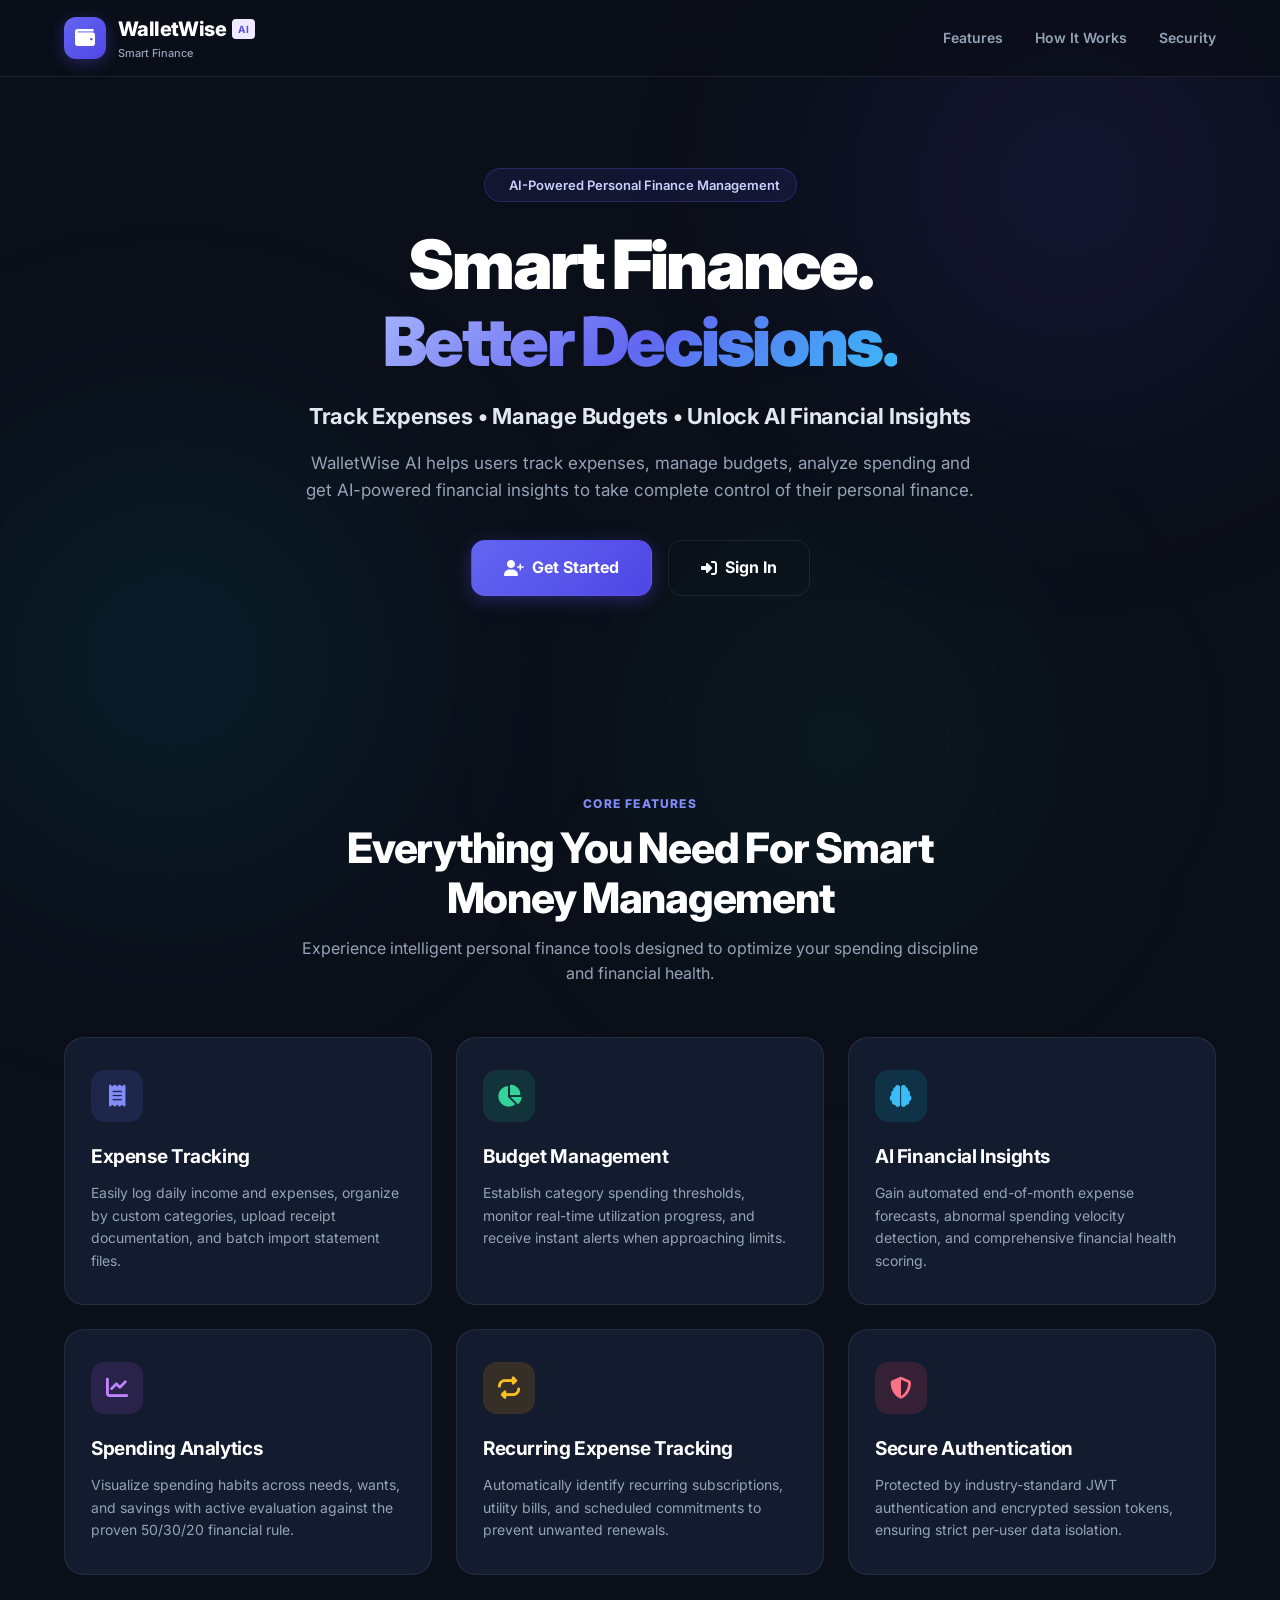
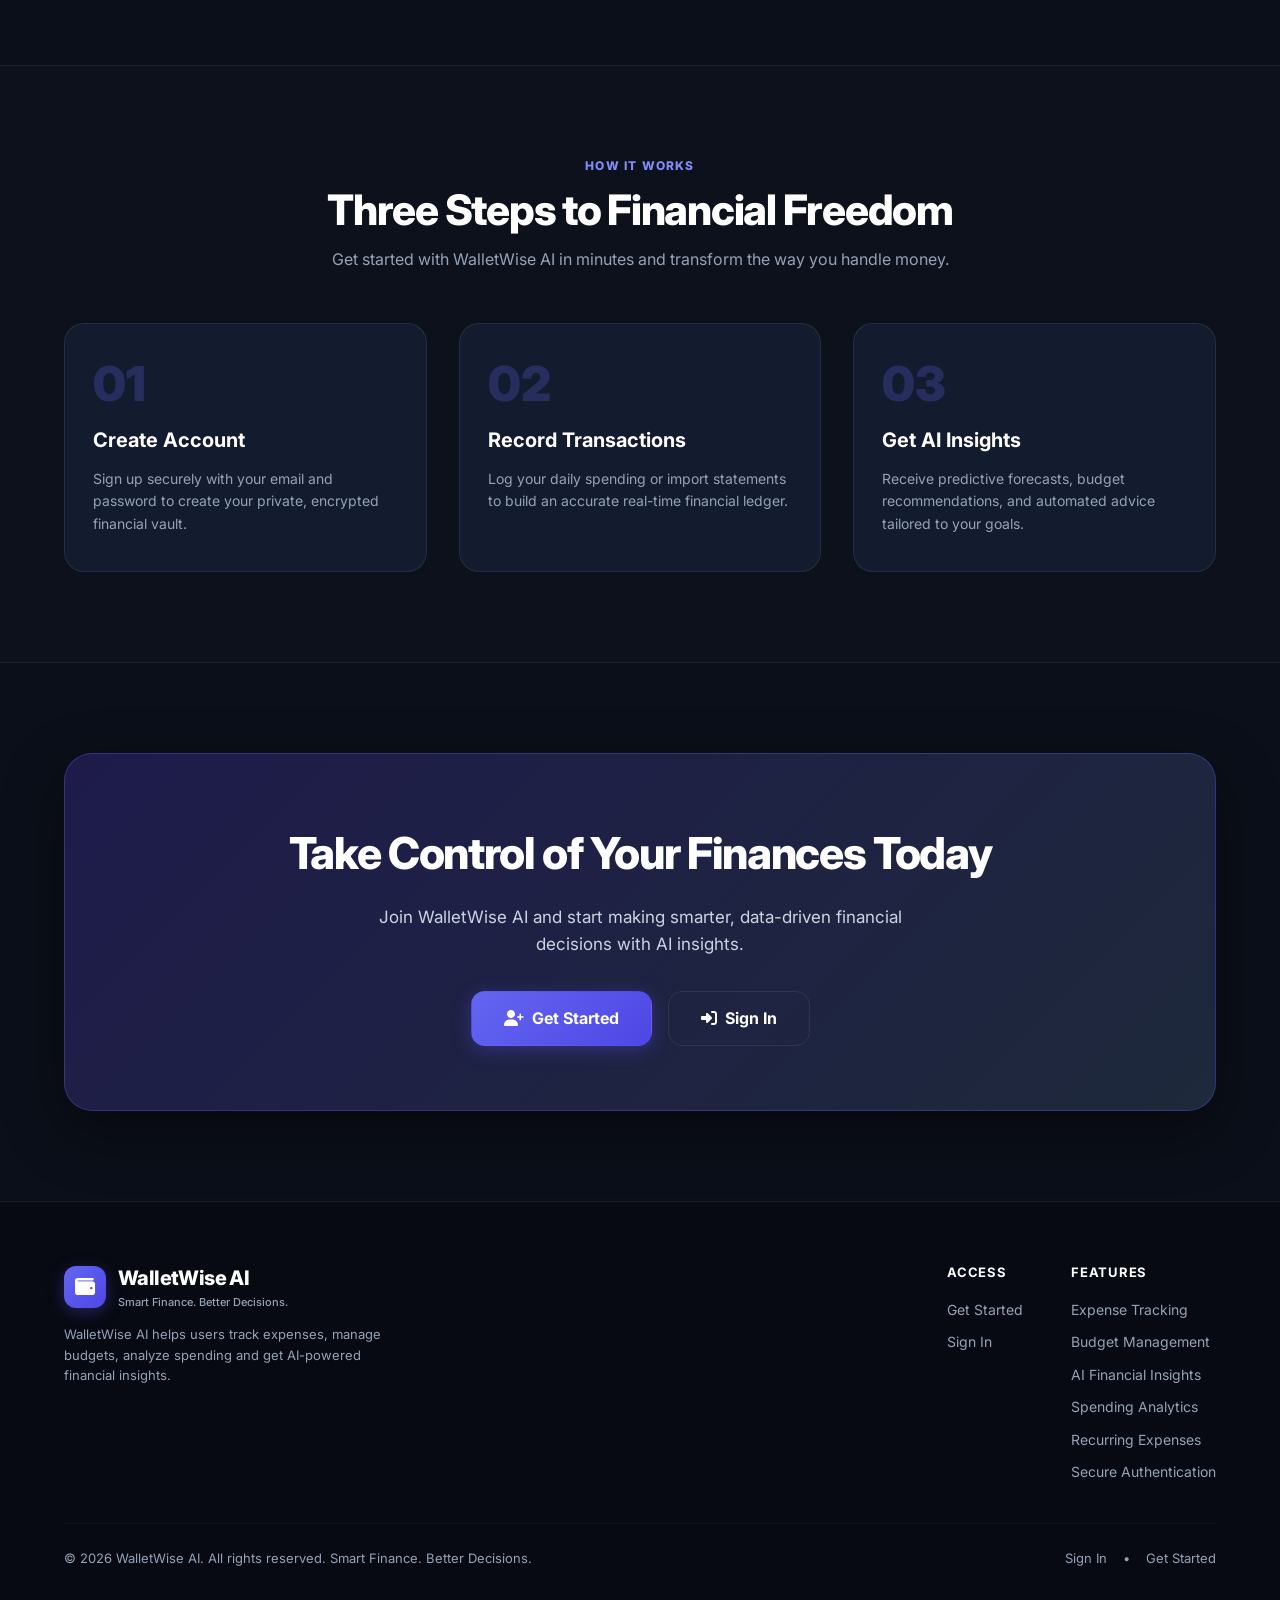
<file: frontend/index.html>
<!DOCTYPE html>
<html lang="en">
<head>
  <meta charset="UTF-8">
  <meta name="viewport" content="width=device-width, initial-scale=1.0">
  <meta name="description" content="WalletWise AI helps users track expenses, manage budgets, analyze spending and get AI-powered financial insights. Smart Finance. Better Decisions.">
  <title>WalletWise AI — Smart Finance. Better Decisions.</title>
  
  <!-- Google Fonts: Inter -->
  <link rel="preconnect" href="https://fonts.googleapis.com">
  <link rel="preconnect" href="https://fonts.gstatic.com" crossorigin>
  <link href="https://fonts.googleapis.com/css2?family=Inter:wght@300;400;500;600;700;800;900&display=swap" rel="stylesheet">
  
  <!-- FontAwesome Icons -->
  <link rel="stylesheet" href="https://cdnjs.cloudflare.com/ajax/libs/font-awesome/6.4.0/css/all.min.css">
  
  <style>
    :root {
      --primary: #5c4ee5;
      --primary-dark: #4738cb;
      --primary-light: #7a6df4;
      --primary-soft: #efeaff;
      --primary-glow: rgba(92, 78, 229, 0.35);
      
      --accent-cyan: #06b6d4;
      --accent-emerald: #10b981;
      --accent-amber: #f59e0b;
      --accent-rose: #f43f5e;
      
      --dark-bg: #0b0f19;
      --dark-card: #131b2e;
      --dark-card-hover: #1a253e;
      --dark-border: rgba(255, 255, 255, 0.08);
      --dark-text-main: #f8fafc;
      --dark-text-muted: #94a3b8;
      
      --radius-sm: 8px;
      --radius-md: 14px;
      --radius-lg: 20px;
      --radius-xl: 28px;
    }

    * {
      box-sizing: border-box;
      margin: 0;
      padding: 0;
    }

    html {
      scroll-behavior: smooth;
    }

    body {
      font-family: 'Inter', -apple-system, BlinkMacSystemFont, 'Segoe UI', Roboto, sans-serif;
      background-color: var(--dark-bg);
      color: var(--dark-text-main);
      min-height: 100vh;
      line-height: 1.6;
      overflow-x: hidden;
      -webkit-font-smoothing: antialiased;
    }

    /* Ambient Background Glows */
    .glow-sphere {
      position: fixed;
      border-radius: 50%;
      filter: blur(120px);
      pointer-events: none;
      z-index: 0;
    }
    .glow-1 {
      top: -10%;
      right: -5%;
      width: 550px;
      height: 550px;
      background: radial-gradient(circle, rgba(92, 78, 229, 0.22) 0%, transparent 70%);
    }
    .glow-2 {
      top: 40%;
      left: -10%;
      width: 600px;
      height: 600px;
      background: radial-gradient(circle, rgba(6, 182, 212, 0.15) 0%, transparent 70%);
    }
    .glow-3 {
      bottom: -10%;
      right: 15%;
      width: 500px;
      height: 500px;
      background: radial-gradient(circle, rgba(16, 185, 129, 0.12) 0%, transparent 70%);
    }

    /* Layout Containers */
    .container {
      max-width: 1200px;
      margin: 0 auto;
      padding: 0 24px;
      position: relative;
      z-index: 1;
    }

    /* Navigation Bar */
    .navbar-wrapper {
      position: sticky;
      top: 0;
      z-index: 100;
      backdrop-filter: blur(16px);
      -webkit-backdrop-filter: blur(16px);
      background: rgba(11, 15, 25, 0.85);
      border-bottom: 1px solid var(--dark-border);
    }
    .navbar {
      height: 76px;
      display: flex;
      align-items: center;
      justify-content: space-between;
    }
    .brand-logo {
      display: flex;
      align-items: center;
      gap: 12px;
      text-decoration: none;
    }
    .brand-icon {
      width: 42px;
      height: 42px;
      border-radius: 12px;
      background: linear-gradient(135deg, #6366f1 0%, #4f46e5 100%);
      color: #ffffff;
      display: grid;
      place-items: center;
      font-size: 20px;
      box-shadow: 0 4px 16px var(--primary-glow);
    }
    .brand-text {
      display: flex;
      flex-direction: column;
    }
    .brand-name {
      font-size: 20px;
      font-weight: 800;
      color: #ffffff;
      letter-spacing: -0.03em;
      display: flex;
      align-items: center;
      gap: 6px;
    }
    .brand-tag {
      font-size: 10px;
      font-weight: 700;
      background: var(--primary-soft);
      color: var(--primary);
      padding: 2px 6px;
      border-radius: 4px;
      letter-spacing: 0.05em;
    }
    .brand-sub {
      font-size: 11px;
      color: var(--dark-text-muted);
      font-weight: 500;
    }

    .nav-links {
      display: flex;
      align-items: center;
      gap: 32px;
      list-style: none;
    }
    .nav-links a {
      color: var(--dark-text-muted);
      text-decoration: none;
      font-size: 14px;
      font-weight: 600;
      transition: color 0.2s ease;
    }
    .nav-links a:hover {
      color: #ffffff;
    }

    .nav-cta-group {
      display: flex;
      align-items: center;
      gap: 14px;
    }

    /* Buttons */
    .btn {
      display: inline-flex;
      align-items: center;
      justify-content: center;
      gap: 8px;
      font-size: 14px;
      font-weight: 700;
      padding: 10px 22px;
      border-radius: 12px;
      text-decoration: none;
      cursor: pointer;
      border: 1px solid transparent;
      transition: all 0.25s cubic-bezier(0.16, 1, 0.3, 1);
    }
    .btn-ghost {
      color: #ffffff;
      background: transparent;
      border-color: var(--dark-border);
    }
    .btn-ghost:hover {
      background: rgba(255, 255, 255, 0.05);
      border-color: rgba(255, 255, 255, 0.2);
    }
    .btn-primary {
      background: linear-gradient(135deg, #6366f1 0%, #4f46e5 100%);
      color: #ffffff;
      box-shadow: 0 4px 18px var(--primary-glow);
    }
    .btn-primary:hover {
      background: linear-gradient(135deg, #4f46e5 0%, #4338ca 100%);
      transform: translateY(-2px);
      box-shadow: 0 8px 25px rgba(79, 70, 229, 0.45);
    }
    .btn-lg {
      padding: 14px 32px;
      font-size: 16px;
      border-radius: 14px;
    }
    .btn-glow {
      position: relative;
      overflow: hidden;
    }

    /* Hero Section */
    .hero-section {
      padding: 90px 0 60px;
      text-align: center;
      position: relative;
    }
    .hero-badge {
      display: inline-flex;
      align-items: center;
      gap: 8px;
      background: rgba(92, 78, 229, 0.12);
      border: 1px solid rgba(92, 78, 229, 0.3);
      color: #c7d2fe;
      padding: 6px 16px;
      border-radius: 30px;
      font-size: 13px;
      font-weight: 600;
      margin-bottom: 24px;
      backdrop-filter: blur(8px);
    }
    .hero-badge i {
      color: #818cf8;
    }
    .hero-title {
      font-size: clamp(38px, 5.5vw, 68px);
      font-weight: 900;
      line-height: 1.12;
      letter-spacing: -0.04em;
      margin-bottom: 20px;
      color: #ffffff;
    }
    .hero-title .gradient-text {
      background: linear-gradient(135deg, #a5b4fc 0%, #6366f1 50%, #38bdf8 100%);
      -webkit-background-clip: text;
      -webkit-text-fill-color: transparent;
    }
    .hero-tagline {
      font-size: 22px;
      font-weight: 700;
      color: #e2e8f0;
      margin-bottom: 16px;
      letter-spacing: -0.01em;
    }
    .hero-desc {
      max-width: 680px;
      margin: 0 auto 36px;
      font-size: 17px;
      color: var(--dark-text-muted);
      line-height: 1.6;
    }
    .hero-actions {
      display: flex;
      align-items: center;
      justify-content: center;
      gap: 16px;
      flex-wrap: wrap;
      margin-bottom: 48px;
    }

    /* Key Features Grid */
    .section {
      padding: 90px 0;
      position: relative;
    }
    .section-header {
      text-align: center;
      max-width: 680px;
      margin: 0 auto 50px;
    }
    .section-subtitle {
      font-size: 12px;
      font-weight: 800;
      color: #818cf8;
      text-transform: uppercase;
      letter-spacing: 0.1em;
      margin-bottom: 10px;
      display: block;
    }
    .section-title {
      font-size: clamp(28px, 4vw, 42px);
      font-weight: 800;
      color: #ffffff;
      letter-spacing: -0.03em;
      line-height: 1.2;
    }
    .section-desc {
      font-size: 16px;
      color: var(--dark-text-muted);
      margin-top: 12px;
    }

    .features-grid {
      display: grid;
      grid-template-columns: repeat(3, 1fr);
      gap: 24px;
    }
    .feature-card {
      background: var(--dark-card);
      border: 1px solid var(--dark-border);
      border-radius: var(--radius-lg);
      padding: 32px 26px;
      transition: all 0.3s cubic-bezier(0.16, 1, 0.3, 1);
      position: relative;
      overflow: hidden;
    }
    .feature-card:hover {
      transform: translateY(-6px);
      background: var(--dark-card-hover);
      border-color: rgba(99, 102, 241, 0.3);
      box-shadow: 0 16px 36px rgba(0, 0, 0, 0.3), 0 0 20px rgba(99, 102, 241, 0.1);
    }
    .feature-icon-box {
      width: 52px;
      height: 52px;
      border-radius: 14px;
      display: grid;
      place-items: center;
      font-size: 22px;
      margin-bottom: 20px;
    }
    .icon-indigo { background: rgba(99, 102, 241, 0.15); color: #818cf8; }
    .icon-emerald { background: rgba(16, 185, 129, 0.15); color: #34d399; }
    .icon-cyan { background: rgba(6, 182, 212, 0.15); color: #38bdf8; }
    .icon-amber { background: rgba(245, 158, 11, 0.15); color: #fbbf24; }
    .icon-purple { background: rgba(168, 85, 247, 0.15); color: #c084fc; }
    .icon-rose { background: rgba(244, 63, 94, 0.15); color: #fb7185; }

    .feature-card h3 {
      font-size: 19px;
      font-weight: 700;
      color: #ffffff;
      margin-bottom: 10px;
      letter-spacing: -0.02em;
    }
    .feature-card p {
      font-size: 14px;
      color: var(--dark-text-muted);
      line-height: 1.6;
    }

    /* How It Works Section */
    .how-it-works-grid {
      display: grid;
      grid-template-columns: repeat(3, 1fr);
      gap: 32px;
      position: relative;
    }
    .step-card {
      background: var(--dark-card);
      border: 1px solid var(--dark-border);
      border-radius: var(--radius-lg);
      padding: 36px 28px;
      position: relative;
      text-align: left;
    }
    .step-number {
      font-size: 48px;
      font-weight: 900;
      color: rgba(99, 102, 241, 0.25);
      line-height: 1;
      margin-bottom: 16px;
    }
    .step-card h3 {
      font-size: 20px;
      font-weight: 700;
      color: #ffffff;
      margin-bottom: 12px;
    }
    .step-card p {
      font-size: 14px;
      color: var(--dark-text-muted);
      line-height: 1.6;
    }

    /* CTA Section */
    .cta-box {
      background: linear-gradient(135deg, #1e1b4b 0%, #1e293b 100%);
      border: 1px solid rgba(99, 102, 241, 0.3);
      border-radius: var(--radius-xl);
      padding: 64px 32px;
      text-align: center;
      position: relative;
      overflow: hidden;
      box-shadow: 0 20px 60px rgba(0, 0, 0, 0.4);
    }
    .cta-box h2 {
      font-size: clamp(30px, 4vw, 44px);
      font-weight: 800;
      color: #ffffff;
      letter-spacing: -0.03em;
      margin-bottom: 16px;
    }
    .cta-box p {
      font-size: 17px;
      color: #cbd5e1;
      max-width: 580px;
      margin: 0 auto 32px;
    }

    /* Footer */
    .footer {
      border-top: 1px solid var(--dark-border);
      padding: 60px 0 36px;
      background: #070a12;
      font-size: 14px;
      color: var(--dark-text-muted);
    }
    .footer-top {
      display: flex;
      justify-content: space-between;
      align-items: flex-start;
      flex-wrap: wrap;
      gap: 32px;
      margin-bottom: 40px;
    }
    .footer-brand {
      max-width: 320px;
    }
    .footer-brand p {
      margin-top: 12px;
      font-size: 13px;
      line-height: 1.6;
    }
    .footer-links-group {
      display: flex;
      gap: 48px;
      flex-wrap: wrap;
    }
    .footer-col h4 {
      color: #ffffff;
      font-size: 13px;
      font-weight: 700;
      text-transform: uppercase;
      letter-spacing: 0.06em;
      margin-bottom: 16px;
    }
    .footer-col ul {
      list-style: none;
      display: flex;
      flex-direction: column;
      gap: 10px;
    }
    .footer-col a {
      color: var(--dark-text-muted);
      text-decoration: none;
      transition: color 0.2s;
    }
    .footer-col a:hover {
      color: #ffffff;
    }
    .footer-bottom {
      border-top: 1px solid rgba(255, 255, 255, 0.05);
      padding-top: 24px;
      display: flex;
      justify-content: space-between;
      align-items: center;
      flex-wrap: wrap;
      gap: 16px;
      font-size: 13px;
    }

    /* Responsive */
    @media (max-width: 992px) {
      .features-grid { grid-template-columns: repeat(2, 1fr); }
      .how-it-works-grid { grid-template-columns: 1fr; gap: 20px; }
    }
    @media (max-width: 768px) {
      .nav-links { display: none; }
      .features-grid { grid-template-columns: 1fr; }
      .hero-section { padding: 50px 0 40px; }
    }
  </style>
</head>
<body>

  <!-- Ambient Glow Accents -->
  <div class="glow-sphere glow-1"></div>
  <div class="glow-sphere glow-2"></div>
  <div class="glow-sphere glow-3"></div>

  <!-- Navigation Bar -->
  <div class="navbar-wrapper">
    <div class="container">
      <nav class="navbar">
        <a href="index.html" class="brand-logo">
          <div class="brand-icon">
            <i class="fas fa-wallet"></i>
          </div>
          <div class="brand-text">
            <div class="brand-name">
              WalletWise <span class="brand-tag">AI</span>
            </div>
            <span class="brand-sub">Smart Finance</span>
          </div>
        </a>

        <ul class="nav-links">
          <li><a href="#features">Features</a></li>
          <li><a href="#how-it-works">How It Works</a></li>
          <li><a href="#security">Security</a></li>
        </ul>
      </nav>
    </div>
  </div>

  <!-- Hero Section (GENERIC MARKETING ONLY - NO USER DATA) -->
  <section class="hero-section">
    <div class="container">
      <div class="hero-badge">
        <i class="fas fa-sparkles"></i> AI-Powered Personal Finance Management
      </div>
      
      <h1 class="hero-title">
        Smart Finance.<br>
        <span class="gradient-text">Better Decisions.</span>
      </h1>

      <p class="hero-tagline">
        Track Expenses • Manage Budgets • Unlock AI Financial Insights
      </p>

      <p class="hero-desc">
        WalletWise AI helps users track expenses, manage budgets, analyze spending and get AI-powered financial insights to take complete control of their personal finance.
      </p>

      <div class="hero-actions">
        <a href="login.html?tab=register" class="btn btn-primary btn-lg btn-glow">
          <i class="fas fa-user-plus"></i> Get Started
        </a>
        <a href="login.html?tab=login" class="btn btn-ghost btn-lg">
          <i class="fas fa-right-to-bracket"></i> Sign In
        </a>
      </div>
    </div>
  </section>

  <!-- Key Features Section -->
  <section class="section" id="features">
    <div class="container">
      <div class="section-header">
        <span class="section-subtitle">Core Features</span>
        <h2 class="section-title">Everything You Need For Smart Money Management</h2>
        <p class="section-desc">Experience intelligent personal finance tools designed to optimize your spending discipline and financial health.</p>
      </div>

      <div class="features-grid">
        <!-- Feature 1: Expense Tracking -->
        <div class="feature-card">
          <div class="feature-icon-box icon-indigo">
            <i class="fas fa-receipt"></i>
          </div>
          <h3>Expense Tracking</h3>
          <p>Easily log daily income and expenses, organize by custom categories, upload receipt documentation, and batch import statement files.</p>
        </div>

        <!-- Feature 2: Budget Management -->
        <div class="feature-card">
          <div class="feature-icon-box icon-emerald">
            <i class="fas fa-chart-pie"></i>
          </div>
          <h3>Budget Management</h3>
          <p>Establish category spending thresholds, monitor real-time utilization progress, and receive instant alerts when approaching limits.</p>
        </div>

        <!-- Feature 3: AI Financial Insights -->
        <div class="feature-card">
          <div class="feature-icon-box icon-cyan">
            <i class="fas fa-brain"></i>
          </div>
          <h3>AI Financial Insights</h3>
          <p>Gain automated end-of-month expense forecasts, abnormal spending velocity detection, and comprehensive financial health scoring.</p>
        </div>

        <!-- Feature 4: Spending Analytics -->
        <div class="feature-card">
          <div class="feature-icon-box icon-purple">
            <i class="fas fa-chart-line"></i>
          </div>
          <h3>Spending Analytics</h3>
          <p>Visualize spending habits across needs, wants, and savings with active evaluation against the proven 50/30/20 financial rule.</p>
        </div>

        <!-- Feature 5: Recurring Expense Tracking -->
        <div class="feature-card">
          <div class="feature-icon-box icon-amber">
            <i class="fas fa-repeat"></i>
          </div>
          <h3>Recurring Expense Tracking</h3>
          <p>Automatically identify recurring subscriptions, utility bills, and scheduled commitments to prevent unwanted renewals.</p>
        </div>

        <!-- Feature 6: Secure Authentication -->
        <div class="feature-card" id="security">
          <div class="feature-icon-box icon-rose">
            <i class="fas fa-shield-halved"></i>
          </div>
          <h3>Secure Authentication</h3>
          <p>Protected by industry-standard JWT authentication and encrypted session tokens, ensuring strict per-user data isolation.</p>
        </div>
      </div>
    </div>
  </section>

  <!-- How It Works Section -->
  <section class="section" id="how-it-works" style="background: rgba(255, 255, 255, 0.01); border-top: 1px solid var(--dark-border); border-bottom: 1px solid var(--dark-border);">
    <div class="container">
      <div class="section-header">
        <span class="section-subtitle">How It Works</span>
        <h2 class="section-title">Three Steps to Financial Freedom</h2>
        <p class="section-desc">Get started with WalletWise AI in minutes and transform the way you handle money.</p>
      </div>

      <div class="how-it-works-grid">
        <div class="step-card">
          <div class="step-number">01</div>
          <h3>Create Account</h3>
          <p>Sign up securely with your email and password to create your private, encrypted financial vault.</p>
        </div>

        <div class="step-card">
          <div class="step-number">02</div>
          <h3>Record Transactions</h3>
          <p>Log your daily spending or import statements to build an accurate real-time financial ledger.</p>
        </div>

        <div class="step-card">
          <div class="step-number">03</div>
          <h3>Get AI Insights</h3>
          <p>Receive predictive forecasts, budget recommendations, and automated advice tailored to your goals.</p>
        </div>
      </div>
    </div>
  </section>

  <!-- CTA Banner Section -->
  <section class="section">
    <div class="container">
      <div class="cta-box">
        <h2>Take Control of Your Finances Today</h2>
        <p>Join WalletWise AI and start making smarter, data-driven financial decisions with AI insights.</p>
        <div style="display:flex; justify-content:center; gap:16px; flex-wrap:wrap;">
          <a href="login.html?tab=register" class="btn btn-primary btn-lg btn-glow">
            <i class="fas fa-user-plus"></i> Get Started
          </a>
          <a href="login.html?tab=login" class="btn btn-ghost btn-lg">
            <i class="fas fa-right-to-bracket"></i> Sign In
          </a>
        </div>
      </div>
    </div>
  </section>

  <!-- Footer -->
  <footer class="footer">
    <div class="container">
      <div class="footer-top">
        <div class="footer-brand">
          <div class="brand-logo">
            <div class="brand-icon">
              <i class="fas fa-wallet"></i>
            </div>
            <div class="brand-text">
              <div class="brand-name">WalletWise AI</div>
              <span class="brand-sub">Smart Finance. Better Decisions.</span>
            </div>
          </div>
          <p>
            WalletWise AI helps users track expenses, manage budgets, analyze spending and get AI-powered financial insights.
          </p>
        </div>

        <div class="footer-links-group">
          <div class="footer-col">
            <h4>Access</h4>
            <ul>
              <li><a href="login.html?tab=register">Get Started</a></li>
              <li><a href="login.html?tab=login">Sign In</a></li>
            </ul>
          </div>
          <div class="footer-col">
            <h4>Features</h4>
            <ul>
              <li><a href="#features">Expense Tracking</a></li>
              <li><a href="#features">Budget Management</a></li>
              <li><a href="#features">AI Financial Insights</a></li>
              <li><a href="#features">Spending Analytics</a></li>
              <li><a href="#features">Recurring Expenses</a></li>
              <li><a href="#security">Secure Authentication</a></li>
            </ul>
          </div>
        </div>
      </div>

      <div class="footer-bottom">
        <div>
          &copy; 2026 WalletWise AI. All rights reserved. Smart Finance. Better Decisions.
        </div>
        <div style="display:flex; gap:16px;">
          <a href="login.html?tab=login" style="color:var(--dark-text-muted); text-decoration:none;">Sign In</a>
          <span>•</span>
          <a href="login.html?tab=register" style="color:var(--dark-text-muted); text-decoration:none;">Get Started</a>
        </div>
      </div>
    </div>
  </footer>

</body>
</html>
</file>
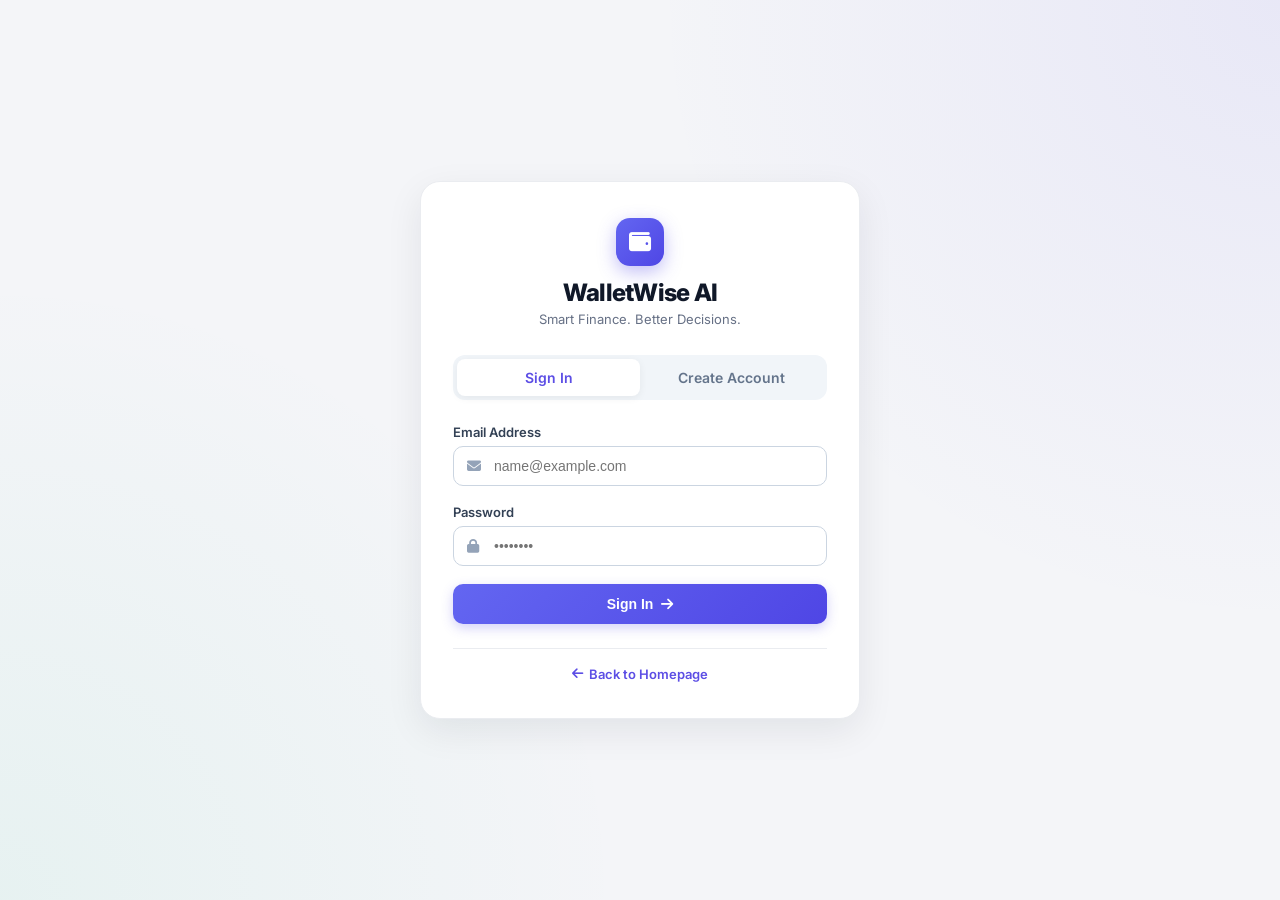
<file: frontend/budget.html>
<!DOCTYPE html>
<html lang="en">
<head>
  <meta charset="UTF-8">
  <meta name="viewport" content="width=device-width, initial-scale=1.0">
  <title>Budgets | Smart Expense Tracker</title>
  <link rel="stylesheet" href="https://cdnjs.cloudflare.com/ajax/libs/font-awesome/6.4.0/css/all.min.css">
  <link rel="stylesheet" href="css/style.css">
</head>
<body>

  <div class="app-container">
    <!-- Sidebar -->
    <aside class="sidebar">
      <a href="dashboard.html" class="brand">
        <div class="brand-icon"><i class="fas fa-wallet"></i></div>
        <span class="brand-title">SmartExpense</span>
        <span class="brand-badge">AI</span>
      </a>

      <ul class="nav-links">
        <li><a href="dashboard.html" class="nav-link"><i class="fas fa-chart-pie nav-icon"></i> Dashboard</a></li>
        <li><a href="transactions.html" class="nav-link"><i class="fas fa-receipt nav-icon"></i> Transactions</a></li>
        <li><a href="budget.html" class="nav-link active"><i class="fas fa-bullseye nav-icon"></i> Budgets</a></li>
        <li><a href="http://localhost:5077/swagger" target="_blank" class="nav-link"><i class="fas fa-code nav-icon"></i> Swagger API</a></li>
      </ul>

      <div class="user-profile-bar">
        <div id="navUserAvatar" class="user-avatar">U</div>
        <div class="user-info">
          <div id="navUserName" class="user-name">User</div>
          <div id="navUserEmail" class="user-email">user@example.com</div>
        </div>
        <button class="btn-logout" onclick="logout()" title="Logout"><i class="fas fa-sign-out-alt"></i></button>
      </div>
    </aside>

    <!-- Main Content -->
    <main class="main-content">
      <div class="page-header">
        <div>
          <h1 class="page-title">Budget Management</h1>
          <p class="page-subtitle">Set monthly and category spending limits with automated threshold warnings.</p>
        </div>
        <div>
          <button class="btn btn-primary" onclick="openBudgetModal()"><i class="fas fa-plus"></i> Set Budget</button>
        </div>
      </div>

      <!-- Budget Cards Grid -->
      <div id="budgetCardsContainer" class="kpi-grid">
        <!-- Rendered via JS -->
      </div>
    </main>
  </div>

  <!-- Set Budget Modal -->
  <div id="budgetModal" class="modal-backdrop">
    <div class="modal-dialog">
      <div class="modal-header">
        <h2 class="modal-title">Configure Budget</h2>
        <button class="modal-close" onclick="closeBudgetModal()">&times;</button>
      </div>
      <form id="setBudgetForm">
        <div class="form-group">
          <label class="form-label">Scope</label>
          <select id="budgetCategory" class="form-control">
            <option value="">Overall Monthly Budget (All Categories)</option>
            <!-- Loaded dynamically -->
          </select>
        </div>
        <div class="form-group">
          <label class="form-label">Monthly Spending Limit (₹)</label>
          <input type="number" id="budgetAmount" class="form-control" step="1" min="1" placeholder="e.g. 5000" required>
        </div>
        <div class="form-group">
          <label class="form-label">Warning Alert Threshold (%)</label>
          <input type="number" id="budgetThreshold" class="form-control" value="80" min="1" max="100" required>
          <small style="color: var(--gray-500); font-size: 0.75rem;">Triggers a visual warning when spending reaches this percentage.</small>
        </div>
        <div style="display: flex; justify-content: flex-end; gap: 10px; margin-top: 24px;">
          <button type="button" class="btn btn-secondary" onclick="closeBudgetModal()">Cancel</button>
          <button type="submit" class="btn btn-primary">Save Budget</button>
        </div>
      </form>
    </div>
  </div>

  <script src="js/api.js"></script>
  <script src="js/budget.js"></script>
</body>
</html>
</file>
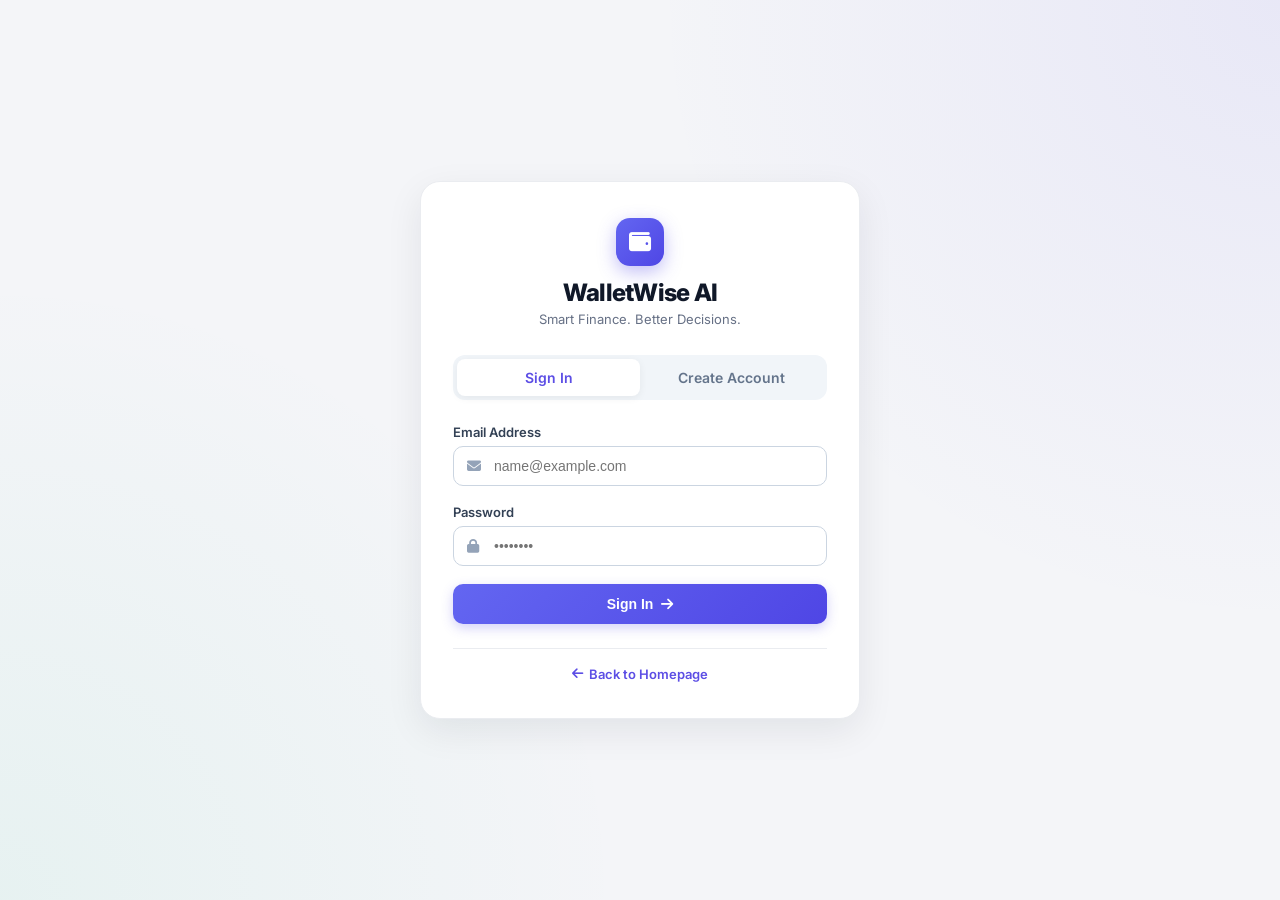
<file: frontend/chat.html>
<!DOCTYPE html>
<html lang="en">
<head>
  <meta charset="UTF-8">
  <title>Redirecting to AI Assistant...</title>
  <script>
    if (!localStorage.getItem('token')) {
      window.location.replace("login.html");
    } else {
      window.location.replace("dashboard.html?tab=dashboard");
    }
  </script>
</head>
<body>
</body>
</html>
</file>
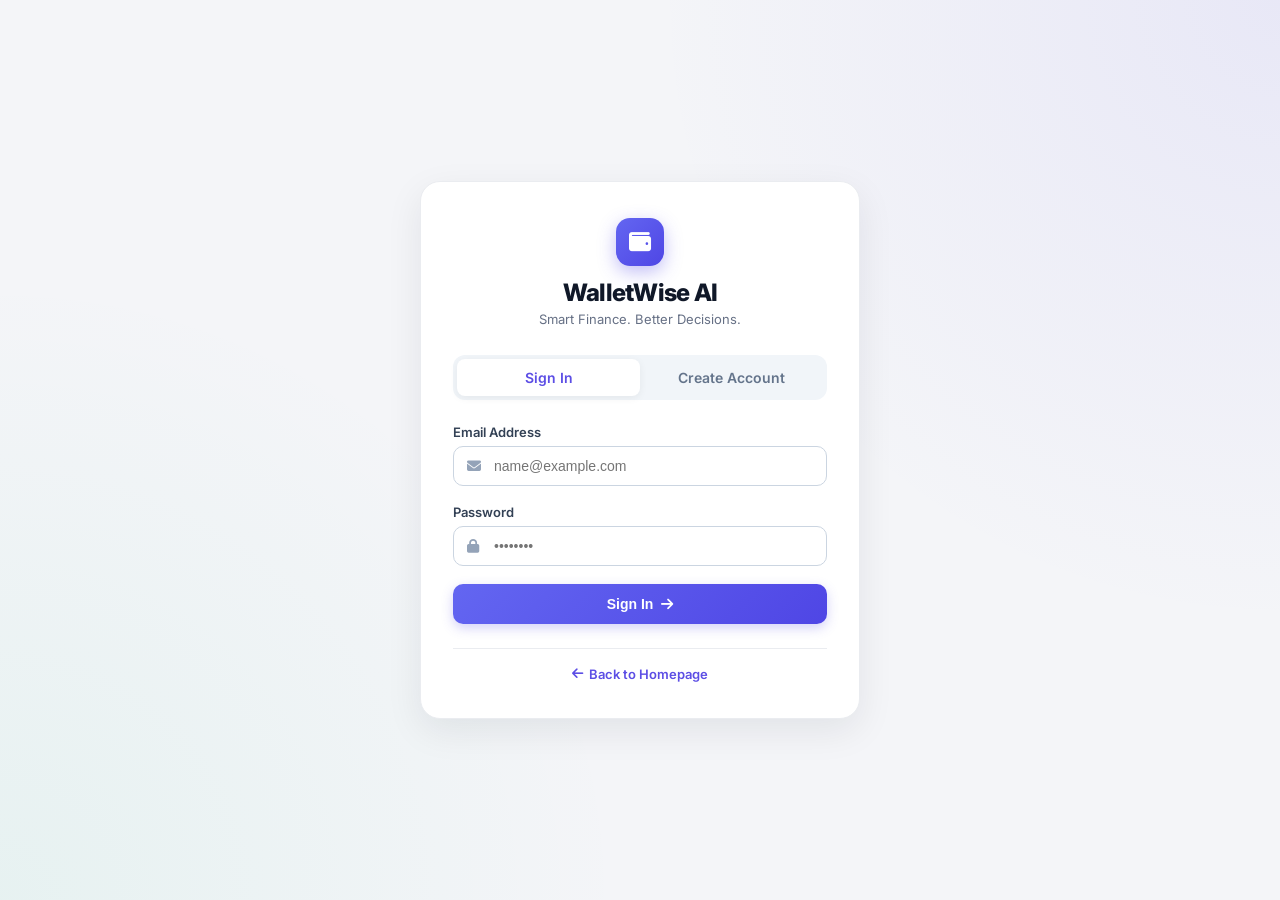
<file: frontend/dashboard.html>
<!DOCTYPE html>
<html lang="en">
<head>
  <meta charset="UTF-8" />
  <meta name="viewport" content="width=device-width, initial-scale=1.0" />
  <title>WalletWise AI - Financial Dashboard</title>
  
  <!-- Immediate Auth Guard: Redirect if no JWT token -->
  <script>
    if (!localStorage.getItem('token')) {
      window.location.replace('login.html');
    }
  </script>

  <link rel="preconnect" href="https://fonts.googleapis.com">
  <link rel="preconnect" href="https://fonts.gstatic.com" crossorigin>
  <link href="https://fonts.googleapis.com/css2?family=Inter:wght@400;500;600;700;800&display=swap" rel="stylesheet">
  <link rel="stylesheet" href="https://cdnjs.cloudflare.com/ajax/libs/font-awesome/6.4.0/css/all.min.css">
  <style>
    :root {
      --bg: #f4f5f8;
      --card: #ffffff;
      --stroke: #eaecf0;
      --stroke-dark: #d0d5dd;
      --text-main: #101828;
      --text-muted: #667085;
      --primary: #5c4ee5;
      --primary-hover: #4b3ecb;
      --primary-soft: #efeaff;
      --primary-border: #dcd7fe;
      --green: #10b981;
      --green-soft: #ecfdf5;
      --orange: #f59e0b;
      --danger: #ef4444;
      --danger-soft: #fef2f2;
      --navy-card: #1e293b;
      --shadow-sm: 0 1px 3px rgba(16, 24, 40, 0.05);
      --shadow-md: 0 4px 16px rgba(16, 24, 40, 0.06);
      --radius-sm: 10px;
      --radius-md: 14px;
      --radius-lg: 18px;
    }

    * { box-sizing: border-box; margin: 0; padding: 0; }
    html, body {
      font-family: 'Inter', -apple-system, BlinkMacSystemFont, 'Segoe UI', Roboto, sans-serif;
      background: var(--bg);
      color: var(--text-main);
      min-height: 100vh;
      -webkit-font-smoothing: antialiased;
    }
    button, input, select, textarea { font: inherit; }
    button { cursor: pointer; border: none; background: transparent; }

    .layout {
      display: flex;
      min-height: 100vh;
    }

    /* Left Sidebar */
    .sidebar {
      width: 250px;
      background: #ffffff;
      border-right: 1px solid var(--stroke);
      padding: 20px 14px;
      position: sticky;
      top: 0;
      height: 100vh;
      display: flex;
      flex-direction: column;
      justify-content: space-between;
      z-index: 10;
    }

    .brand {
      display: flex;
      align-items: center;
      gap: 12px;
      padding: 4px 8px 20px;
      text-decoration: none;
    }
    .brand-mark {
      width: 38px;
      height: 38px;
      border-radius: 10px;
      background: linear-gradient(135deg, #6366f1 0%, #4f46e5 100%);
      display: grid;
      place-items: center;
      color: #ffffff;
      font-size: 18px;
      font-weight: 800;
      box-shadow: 0 4px 12px rgba(92, 78, 229, 0.3);
    }
    .brand-info {
      display: flex;
      flex-direction: column;
    }
    .brand-title {
      font-size: 17px;
      font-weight: 800;
      color: var(--text-main);
      letter-spacing: -0.02em;
      line-height: 1.2;
    }
    .brand-subtitle {
      font-size: 12px;
      color: var(--text-muted);
      font-weight: 500;
    }

    .nav {
      display: flex;
      flex-direction: column;
      gap: 4px;
    }
    .nav-btn {
      width: 100%;
      display: flex;
      align-items: center;
      gap: 12px;
      padding: 10px 14px;
      border-radius: var(--radius-sm);
      text-align: left;
      font-size: 14px;
      color: #475569;
      font-weight: 600;
      transition: all 0.15s ease;
    }
    .nav-btn:hover {
      background: #f8fafc;
      color: var(--text-main);
    }
    .nav-btn.active {
      background: var(--primary-soft);
      color: var(--primary);
      font-weight: 700;
    }
    .nav-icon {
      width: 20px;
      height: 20px;
      display: inline-flex;
      align-items: center;
      justify-content: center;
    }

    /* Account Card Footer (NO PERSONAL NAME) */
    .sidebar-footer {
      padding: 14px;
      border-radius: var(--radius-md);
      background: #f8fafc;
      border: 1px solid var(--stroke);
      display: flex;
      align-items: center;
      justify-content: space-between;
    }
    .user-profile-info {
      display: flex;
      align-items: center;
      gap: 10px;
      overflow: hidden;
    }
    .user-avatar {
      width: 34px;
      height: 34px;
      border-radius: 50%;
      background: linear-gradient(135deg, #6366f1 0%, #4f46e5 100%);
      color: #ffffff;
      display: grid;
      place-items: center;
      font-weight: 700;
      font-size: 14px;
      flex-shrink: 0;
    }
    .user-details {
      display: flex;
      flex-direction: column;
      overflow: hidden;
    }
    .user-name {
      font-size: 13px;
      font-weight: 700;
      color: var(--text-main);
      white-space: nowrap;
      overflow: hidden;
      text-overflow: ellipsis;
    }
    .user-email {
      font-size: 11px;
      color: var(--text-muted);
      white-space: nowrap;
      overflow: hidden;
      text-overflow: ellipsis;
    }
    .logout-action-btn {
      color: var(--text-muted);
      font-size: 15px;
      padding: 8px;
      border-radius: 8px;
      transition: all 0.15s;
    }
    .logout-action-btn:hover {
      color: var(--danger);
      background: var(--danger-soft);
    }

    /* Main Area */
    .main {
      flex: 1;
      min-width: 0;
      display: flex;
      flex-direction: column;
    }

    /* Top Bar */
    .topbar {
      height: 72px;
      display: flex;
      align-items: center;
      justify-content: space-between;
      padding: 0 32px;
      background: rgba(255, 255, 255, 0.95);
      border-bottom: 1px solid var(--stroke);
      position: sticky;
      top: 0;
      z-index: 5;
      backdrop-filter: blur(8px);
    }
    .topbar-header {
      display: flex;
      flex-direction: column;
    }
    .topbar-subtitle {
      font-size: 11px;
      font-weight: 700;
      letter-spacing: 0.08em;
      color: #94a3b8;
      text-transform: uppercase;
    }
    .topbar-title {
      font-size: 20px;
      font-weight: 800;
      color: var(--text-main);
      letter-spacing: -0.03em;
    }

    .topbar-actions {
      display: flex;
      gap: 10px;
      align-items: center;
    }

    /* Action Buttons */
    .btn {
      appearance: none;
      border: 1px solid var(--stroke);
      background: #ffffff;
      color: #334155;
      border-radius: var(--radius-sm);
      padding: 9px 16px;
      font-size: 14px;
      font-weight: 600;
      display: inline-flex;
      align-items: center;
      justify-content: center;
      gap: 8px;
      transition: all 0.15s ease;
      box-shadow: var(--shadow-sm);
    }
    .btn:hover {
      background: #f8fafc;
      border-color: var(--stroke-dark);
    }
    .btn.primary {
      background: var(--primary);
      border-color: var(--primary);
      color: #ffffff;
      box-shadow: 0 2px 8px rgba(92, 78, 229, 0.25);
    }
    .btn.primary:hover {
      background: var(--primary-hover);
      border-color: var(--primary-hover);
    }
    .btn.secondary {
      background: var(--primary-soft);
      border-color: var(--primary-border);
      color: var(--primary);
    }
    .btn.secondary:hover {
      background: #e2dafe;
    }
    .btn.danger {
      background: var(--danger-soft);
      border-color: #fecaca;
      color: var(--danger);
    }
    .btn.danger:hover {
      background: #fee2e2;
    }

    /* Content Area */
    .content {
      padding: 28px 32px 48px;
      flex: 1;
    }

    /* Panels & Cards */
    .panel {
      background: var(--card);
      border: 1px solid var(--stroke);
      border-radius: var(--radius-md);
      box-shadow: var(--shadow-sm);
      padding: 24px;
    }
    .panel-header {
      display: flex;
      justify-content: space-between;
      align-items: flex-start;
      margin-bottom: 20px;
    }
    .panel-title-group h2 {
      font-size: 22px;
      font-weight: 800;
      color: var(--text-main);
      letter-spacing: -0.03em;
      line-height: 1.2;
    }
    .panel-title-group p {
      font-size: 14px;
      color: var(--text-muted);
      margin-top: 4px;
    }

    /* Summary Grid */
    .summary-grid {
      display: grid;
      grid-template-columns: repeat(4, minmax(0, 1fr));
      gap: 18px;
      margin-bottom: 24px;
    }
    .summary-card {
      padding: 20px;
    }
    .summary-card h3 {
      font-size: 13px;
      font-weight: 600;
      color: var(--text-muted);
      margin-bottom: 8px;
      text-transform: uppercase;
      letter-spacing: 0.03em;
    }
    .summary-value {
      font-size: 26px;
      font-weight: 800;
      letter-spacing: -0.04em;
      color: var(--text-main);
    }

    /* Toolbar & Inputs */
    .toolbar {
      display: flex;
      gap: 12px;
      align-items: center;
      justify-content: space-between;
      margin-bottom: 20px;
      flex-wrap: wrap;
    }
    .filters-group {
      display: flex;
      gap: 12px;
      align-items: center;
      flex-wrap: wrap;
    }
    .search-input-wrap {
      position: relative;
      min-width: 280px;
      flex: 1;
    }
    .search-input-wrap svg {
      position: absolute;
      left: 14px;
      top: 50%;
      transform: translateY(-50%);
      color: #94a3b8;
    }
    .search-input-wrap input {
      width: 100%;
      padding-left: 40px;
    }

    input, select, textarea {
      height: 42px;
      border: 1px solid var(--stroke);
      border-radius: var(--radius-sm);
      background: #ffffff;
      padding: 8px 14px;
      font-size: 14px;
      color: var(--text-main);
      outline: none;
      transition: border-color 0.15s ease;
    }
    input:focus, select:focus, textarea:focus {
      border-color: var(--primary);
      box-shadow: 0 0 0 3px rgba(92, 78, 229, 0.12);
    }

    /* Tables */
    .table-container {
      overflow-x: auto;
      border-radius: var(--radius-sm);
      border: 1px solid var(--stroke);
    }
    table {
      width: 100%;
      border-collapse: collapse;
      background: #ffffff;
      text-align: left;
    }
    th {
      background: #f8fafc;
      padding: 12px 16px;
      font-size: 11px;
      font-weight: 700;
      color: #64748b;
      text-transform: uppercase;
      letter-spacing: 0.05em;
      border-bottom: 1px solid var(--stroke);
    }
    td {
      padding: 14px 16px;
      font-size: 14px;
      color: var(--text-main);
      border-bottom: 1px solid var(--stroke);
      vertical-align: middle;
    }
    tr:last-child td { border-bottom: none; }
    tr:hover td { background: #fafafd; }

    /* Money text styling */
    .money-pos { color: var(--green); font-weight: 700; }
    .money-neg { color: var(--text-main); font-weight: 700; }

    /* Budgets Grid & Cards */
    .budgets-grid {
      display: grid;
      grid-template-columns: repeat(3, minmax(0, 1fr));
      gap: 18px;
    }
    .budget-card {
      background: #ffffff;
      border: 1px solid var(--stroke);
      border-radius: var(--radius-md);
      padding: 20px;
      display: flex;
      flex-direction: column;
      gap: 12px;
      box-shadow: var(--shadow-sm);
    }
    .budget-card-header {
      display: flex;
      justify-content: space-between;
      align-items: center;
    }
    .budget-cat-info {
      display: flex;
      align-items: center;
      gap: 12px;
    }
    .budget-cat-icon {
      width: 38px;
      height: 38px;
      border-radius: 10px;
      background: var(--primary-soft);
      color: var(--primary);
      display: grid;
      place-items: center;
      font-weight: 700;
    }
    .budget-cat-name {
      font-size: 16px;
      font-weight: 700;
      color: var(--text-main);
    }

    .budget-amounts {
      display: flex;
      align-items: baseline;
      gap: 6px;
    }
    .budget-spent {
      font-size: 22px;
      font-weight: 800;
      color: var(--text-main);
    }
    .budget-limit {
      font-size: 14px;
      color: var(--text-muted);
      font-weight: 500;
    }
    .budget-progress-bg {
      height: 8px;
      border-radius: 999px;
      background: #f1f5f9;
      overflow: hidden;
    }
    .budget-progress-bar {
      height: 100%;
      border-radius: 999px;
      background: var(--primary);
      transition: width 0.3s ease;
    }
    .budget-meta {
      display: flex;
      justify-content: space-between;
      font-size: 12px;
      color: var(--text-muted);
      font-weight: 600;
    }

    /* Modals */
    .modal-backdrop {
      position: fixed;
      inset: 0;
      background: rgba(15, 23, 42, 0.45);
      display: none;
      align-items: center;
      justify-content: center;
      padding: 20px;
      z-index: 50;
      backdrop-filter: blur(4px);
    }
    .modal-backdrop.open { display: flex; }
    .modal {
      width: min(560px, 94vw);
      max-height: 90vh;
      overflow: auto;
      background: #ffffff;
      border-radius: var(--radius-lg);
      box-shadow: 0 20px 50px rgba(15, 23, 42, 0.2);
      border: 1px solid var(--stroke);
      padding: 24px;
    }
    .modal-header {
      display: flex;
      justify-content: space-between;
      align-items: center;
      margin-bottom: 20px;
    }
    .modal-header h3 {
      font-size: 20px;
      font-weight: 800;
      color: var(--text-main);
    }
    .close-btn {
      width: 32px;
      height: 32px;
      border-radius: 8px;
      background: #f1f5f9;
      color: #64748b;
      font-size: 18px;
      display: grid;
      place-items: center;
    }
    .form-grid {
      display: grid;
      grid-template-columns: repeat(2, minmax(0, 1fr));
      gap: 16px;
    }
    .full { grid-column: 1 / -1; }
    .input-group {
      display: flex;
      flex-direction: column;
      gap: 6px;
    }
    .input-group label {
      font-size: 12px;
      font-weight: 700;
      color: var(--text-muted);
      text-transform: uppercase;
      letter-spacing: 0.03em;
    }
    .modal-actions {
      display: flex;
      justify-content: flex-end;
      gap: 10px;
      margin-top: 24px;
    }

    /* Floating AI Chatbot */
    .ai-fab {
      position: fixed;
      bottom: 24px;
      right: 24px;
      width: 56px;
      height: 56px;
      border-radius: 50%;
      background: linear-gradient(135deg, #6366f1 0%, #4f46e5 100%);
      color: #ffffff;
      display: grid;
      place-items: center;
      box-shadow: 0 8px 24px rgba(92, 78, 229, 0.4);
      z-index: 40;
      transition: transform 0.2s ease;
    }
    .ai-fab:hover { transform: scale(1.05); }

    .ai-drawer {
      position: fixed;
      bottom: 90px;
      right: 24px;
      width: 380px;
      height: 520px;
      background: #ffffff;
      border-radius: var(--radius-lg);
      box-shadow: 0 20px 50px rgba(15, 23, 42, 0.18);
      border: 1px solid var(--stroke);
      display: none;
      flex-direction: column;
      z-index: 40;
      overflow: hidden;
    }
    .ai-drawer.open { display: flex; }
    .ai-drawer-header {
      background: linear-gradient(135deg, #6366f1 0%, #4f46e5 100%);
      color: #ffffff;
      padding: 16px;
      display: flex;
      justify-content: space-between;
      align-items: center;
    }
    .ai-drawer-header h4 { font-size: 16px; font-weight: 700; display: flex; align-items: center; gap: 8px; }
    .ai-drawer-body {
      flex: 1;
      padding: 16px;
      overflow-y: auto;
      display: flex;
      flex-direction: column;
      gap: 12px;
      background: #f8fafc;
    }
    .chat-bubble {
      max-width: 85%;
      padding: 10px 14px;
      border-radius: 14px;
      font-size: 13px;
      line-height: 1.4;
    }
    .chat-bubble.bot {
      background: #ffffff;
      color: var(--text-main);
      border: 1px solid var(--stroke);
      align-self: flex-start;
      border-bottom-left-radius: 2px;
    }
    .chat-bubble.user {
      background: var(--primary);
      color: #ffffff;
      align-self: flex-end;
      border-bottom-right-radius: 2px;
    }
    .ai-drawer-footer {
      padding: 12px;
      border-top: 1px solid var(--stroke);
      background: #ffffff;
      display: flex;
      gap: 8px;
    }
    .ai-drawer-footer input { flex: 1; height: 38px; }

    /* Empty state */
    .empty-state {
      padding: 32px;
      border: 1px dashed var(--stroke-dark);
      border-radius: var(--radius-md);
      text-align: center;
      color: var(--text-muted);
      font-size: 14px;
      background: #fafafd;
    }

    @media (max-width: 960px) {
      .summary-grid { grid-template-columns: repeat(2, minmax(0, 1fr)); }
      .budgets-grid { grid-template-columns: repeat(2, minmax(0, 1fr)); }
    }
    @media (max-width: 720px) {
      .sidebar { display: none; }
      .topbar { padding: 0 16px; }
      .content { padding: 16px; }
      .summary-grid { grid-template-columns: 1fr; }
      .budgets-grid { grid-template-columns: 1fr; }
      .ai-drawer { width: calc(100vw - 32px); right: 16px; }
    }
  </style>
</head>
<body>

  <div class="layout">
    <!-- Left Sidebar -->
    <aside class="sidebar">
      <div>
        <a href="dashboard.html" class="brand" title="WalletWise AI Dashboard">
          <div class="brand-mark"><i class="fas fa-wallet" style="font-size:18px;"></i></div>
          <div class="brand-info">
            <span class="brand-title">WalletWise AI</span>
            <span class="brand-subtitle">Financial Manager</span>
          </div>
        </a>

        <nav class="nav" id="sidebarNav"></nav>
      </div>

      <!-- Account Info (GENERIC - NO PERSONAL NAME HARDCODED) -->
      <div class="sidebar-footer">
        <div class="user-profile-info">
          <div class="user-avatar" id="sidebarAvatar">U</div>
          <div class="user-details">
            <span class="user-name" id="sidebarName">My Account</span>
            <span class="user-email" id="sidebarEmail">Active Session</span>
          </div>
        </div>
        <button id="logoutBtn" class="logout-action-btn" title="Logout" onclick="logout()">
          <i class="fas fa-sign-out-alt"></i>
        </button>
      </div>
    </aside>

    <!-- Main Content -->
    <main class="main">
      <header class="topbar">
        <div class="topbar-header">
          <span class="topbar-subtitle">WALLETWISE AI</span>
          <h1 class="topbar-title" id="pageTitle">Dashboard</h1>
        </div>

        <div class="topbar-actions">
          <button class="btn" id="importBtn">
            <svg width="16" height="16" viewBox="0 0 24 24" fill="none" stroke="currentColor" stroke-width="2"><path d="M21 15v4a2 2 0 0 1-2 2H5a2 2 0 0 1-2-2v-4"/><polyline points="17 8 12 3 7 8"/><line x1="12" y1="3" x2="12" y2="15"/></svg>
            Import CSV
          </button>
          <button class="btn primary" id="addEntryBtn">
            <svg width="16" height="16" viewBox="0 0 24 24" fill="none" stroke="currentColor" stroke-width="2.5"><line x1="12" y1="5" x2="12" y2="19"/><line x1="5" y1="12" x2="19" y2="12"/></svg>
            + Add entry
          </button>
        </div>
      </header>

      <div class="content">
        <div id="pageRoot"></div>
      </div>
    </main>
  </div>

  <!-- Floating AI Assistant -->
  <button class="ai-fab" id="aiChatFab" title="WalletWise AI Assistant">
    <i class="fas fa-robot" style="font-size:20px;"></i>
  </button>

  <div class="ai-drawer" id="aiChatDrawer">
    <div class="ai-drawer-header">
      <h4><i class="fas fa-brain"></i> WalletWise AI Assistant</h4>
      <button class="close-btn" id="closeChatBtn" style="background:transparent;color:white;font-size:20px;">×</button>
    </div>
    <div class="ai-drawer-body" id="chatBody">
      <div class="chat-bubble bot">Hello! I am your WalletWise AI financial assistant. Ask me anything about your spending, budget health, or recurring commitments!</div>
    </div>
    <form class="ai-drawer-footer" id="chatForm">
      <input id="chatInput" placeholder="Ask AI about your spending..." required />
      <button class="btn primary" type="submit"><i class="fas fa-paper-plane"></i></button>
    </form>
  </div>

  <!-- Modal Container -->
  <div class="modal-backdrop" id="modalRoot"></div>

  <!-- Centralized API Helper -->
  <script src="js/api.js"></script>

  <script>
    // Navigation pages configuration
    const pagesConfig = [
      { id: 'dashboard', label: 'Dashboard', icon: '<svg width="18" height="18" viewBox="0 0 24 24" fill="none" stroke="currentColor" stroke-width="2"><rect x="3" y="3" width="7" height="9"/><rect x="14" y="3" width="7" height="5"/><rect x="14" y="12" width="7" height="9"/><rect x="3" y="16" width="7" height="5"/></svg>' },
      { id: 'transactions', label: 'Transactions', icon: '<svg width="18" height="18" viewBox="0 0 24 24" fill="none" stroke="currentColor" stroke-width="2"><line x1="12" y1="1" x2="12" y2="23"/><path d="M17 5H9.5a3.5 3.5 0 0 0 0 7h5a3.5 3.5 0 0 1 0 7H6"/></svg>' },
      { id: 'recurring', label: 'Recurring', icon: '<svg width="18" height="18" viewBox="0 0 24 24" fill="none" stroke="currentColor" stroke-width="2"><polyline points="23 4 23 10 17 10"/><path d="M20.49 15a9 9 0 1 1-2.12-9.36L23 10"/></svg>' },
      { id: 'subscriptions', label: 'Subscriptions', icon: '<svg width="18" height="18" viewBox="0 0 24 24" fill="none" stroke="currentColor" stroke-width="2"><rect x="2" y="5" width="20" height="14" rx="2"/><line x1="2" y1="10" x2="22" y2="10"/></svg>' },
      { id: 'budgets', label: 'Budgets', icon: '<svg width="18" height="18" viewBox="0 0 24 24" fill="none" stroke="currentColor" stroke-width="2"><path d="M21.21 15.89A10 10 0 1 1 8 2.83"/><path d="M22 12A10 10 0 0 0 12 2v10z"/></svg>' },
      { id: 'goals', label: 'Goals', icon: '<svg width="18" height="18" viewBox="0 0 24 24" fill="none" stroke="currentColor" stroke-width="2"><circle cx="12" cy="12" r="10"/><circle cx="12" cy="12" r="6"/><circle cx="12" cy="12" r="2"/></svg>' },
      { id: 'rules', label: 'Rules & Strategy', icon: '<svg width="18" height="18" viewBox="0 0 24 24" fill="none" stroke="currentColor" stroke-width="2"><polygon points="12 2 2 7 12 12 22 7 12 2"/><polyline points="2 17 12 22 22 17"/><polyline points="2 12 12 17 22 12"/></svg>' },
      { id: 'insights', label: 'AI Insights', icon: '<svg width="18" height="18" viewBox="0 0 24 24" fill="none" stroke="currentColor" stroke-width="2"><path d="M12 2v20M17 5H9.5a3.5 3.5 0 0 0 0 7h5a3.5 3.5 0 0 1 0 7H6"/></svg>' },
      { id: 'settings', label: 'Settings', icon: '<svg width="18" height="18" viewBox="0 0 24 24" fill="none" stroke="currentColor" stroke-width="2"><circle cx="12" cy="12" r="3"/><path d="M19.4 15a1.65 1.65 0 0 0 .33 1.82l.06.06a2 2 0 1 1-2.83 2.83l-.06-.06A1.65 1.65 0 0 0 15 19.4a1.65 1.65 0 0 0-1 .6 1.65 1.65 0 0 0-.2 1.16L13.6 22a2 2 0 1 1-4 0l-.1-.8a1.65 1.65 0 0 0-.2-1.16 1.65 1.65 0 0 0-1-.6 1.65 1.65 0 0 0-1.82.33l-.06.06a2 2 0 1 1-2.83-2.83l.06-.06A1.65 1.65 0 0 0 4.6 15a1.65 1.65 0 0 0-.6-1 1.65 1.65 0 0 0-1.16-.2L2 13.6a2 2 0 1 1 0-4l.8-.1a1.65 1.65 0 0 0 1.16-.2 1.65 1.65 0 0 0 .6-1A1.65 1.65 0 0 0 4.6 7.15l-.06-.06A2 2 0 1 1 7.37 4.26l.06.06A1.65 1.65 0 0 0 9 4.6a1.65 1.65 0 0 0 1-.6 1.65 1.65 0 0 0 .2-1.16L10.4 2a2 2 0 1 1 4 0l.1.8a1.65 1.65 0 0 0 .2 1.16 1.65 1.65 0 0 0 1 .6 1.65 1.65 0 0 0 1.82-.33l.06-.06a2 2 0 1 1 2.83 2.83l-.06.06A1.65 1.65 0 0 0 19.4 9c.27.27.64.42 1 .45l.8.1a2 2 0 1 1 0 4l-.8.1a1.65 1.65 0 0 0-1 .45z"/></svg>' }
    ];

    // Read initial tab from URL parameter
    const initialUrlParams = new URLSearchParams(window.location.search);
    const requestedTab = initialUrlParams.get('tab');
    const validTab = pagesConfig.some(p => p.id === requestedTab) ? requestedTab : 'dashboard';

    // Global App State
    const appState = {
      activeTab: validTab,
      dashboardSummary: null,
      transactions: [],
      categories: [],
      budgets: [],
      goals: [],
      activeRule: null,
      insights: null,
      recurring: []
    };

    function formatMoney(value) {
      const amount = Number(value) || 0;
      return new Intl.NumberFormat('en-IN', { style: 'currency', currency: 'INR', maximumFractionDigits: 2 }).format(amount);
    }

    function formatSignedMoney(value, type = 'Expense') {
      const amount = Number(value) || 0;
      const sign = type === 'Income' ? '+' : '-';
      return `${sign}${formatMoney(amount)}`;
    }

    function escapeHtml(str) {
      if (!str) return '';
      return String(str).replace(/&/g, '&amp;').replace(/</g, '&lt;').replace(/>/g, '&gt;').replace(/"/g, '&quot;');
    }

    // Load state from real user-isolated REST APIs
    async function loadState() {
      try {
        const [summary, txs, cats, bStatus, rList, gList, ruleActive, insightsOverview] = await Promise.all([
          api.get('/dashboard/summary').catch(() => null),
          api.get('/transactions').catch(() => []),
          api.get('/categories').catch(() => []),
          api.get('/budgets/status').catch(() => []),
          api.get('/insights/recurring').catch(() => []),
          api.get('/goals').catch(() => []),
          api.get('/rules/active').catch(() => null),
          api.get('/insights/overview').catch(() => null)
        ]);

        appState.dashboardSummary = summary;
        appState.transactions = Array.isArray(txs) ? txs : (txs?.items || []);
        appState.categories = cats || [];
        appState.budgets = bStatus || [];
        appState.recurring = rList || [];
        appState.goals = gList || [];
        appState.activeRule = ruleActive;
        appState.insights = insightsOverview;
      } catch (err) {
        console.error('Failed to load user state from API:', err);
      }

      renderNavigation();
      renderCurrentPage();
    }

    function renderNavigation() {
      const navContainer = document.getElementById('sidebarNav');
      navContainer.innerHTML = '';

      pagesConfig.forEach(item => {
        const btn = document.createElement('button');
        btn.className = `nav-btn ${item.id === appState.activeTab ? 'active' : ''}`;
        btn.innerHTML = `<span class="nav-icon">${item.icon}</span>${item.label}`;
        btn.addEventListener('click', () => {
          appState.activeTab = item.id;
          document.getElementById('pageTitle').textContent = item.label;
          renderNavigation();
          renderCurrentPage();
        });
        navContainer.appendChild(btn);
      });
    }

    function renderCurrentPage() {
      const root = document.getElementById('pageRoot');
      const activeConf = pagesConfig.find(p => p.id === appState.activeTab);
      if (activeConf) {
        document.getElementById('pageTitle').textContent = activeConf.label;
      }

      let html = '';
      switch (appState.activeTab) {
        case 'dashboard': html = renderDashboardPage(); break;
        case 'transactions': html = renderTransactionsPage(); break;
        case 'recurring': html = renderRecurringPage(); break;
        case 'subscriptions': html = renderSubscriptionsPage(); break;
        case 'budgets': html = renderBudgetsPage(); break;
        case 'goals': html = renderGoalsPage(); break;
        case 'rules': html = renderRulesPage(); break;
        case 'insights': html = renderInsightsPage(); break;
        case 'settings': html = renderSettingsPage(); break;
        default: html = renderDashboardPage();
      }

      root.innerHTML = html;
      bindPageEventListeners();
    }

    // 1. DASHBOARD PAGE
    function renderDashboardPage() {
      const summary = appState.dashboardSummary || {};
      const income = summary.totalIncome || 0;
      const expenses = summary.totalExpenses || 0;
      const balance = income - expenses;
      const savingsRate = income > 0 ? (((income - expenses) / income) * 100).toFixed(1) : '0.0';
      const recent = summary.recentTransactions || appState.transactions.slice(0, 5);
      const catExpenses = summary.categoryExpenses || [];

      return `
        <div>
          <!-- Quick Expense Bar -->
          <div class="panel" style="margin-bottom: 24px; padding: 18px 24px; background: #ffffff;">
            <form id="quickEntryForm" style="display: flex; gap: 12px; align-items: center;">
              <div style="font-weight: 700; font-size: 14px; white-space: nowrap; color: var(--primary); display: flex; align-items: center; gap: 6px;">
                ⚡ Quick Entry:
              </div>
              <input id="quickEntryInput" placeholder="e.g. Lunch 250, Uber 450, Grocery 1200" style="flex: 1;" required />
              <button class="btn primary" type="submit">Add Expense</button>
            </form>
          </div>

          <div class="summary-grid">
            <div class="panel summary-card">
              <h3>Net Balance</h3>
              <div class="summary-value ${balance >= 0 ? 'money-pos' : 'money-neg'}">${formatMoney(balance)}</div>
            </div>
            <div class="panel summary-card">
              <h3>Total Income</h3>
              <div class="summary-value money-pos">${formatMoney(income)}</div>
            </div>
            <div class="panel summary-card">
              <h3>Total Expenses</h3>
              <div class="summary-value money-neg">${formatMoney(expenses)}</div>
            </div>
            <div class="panel summary-card">
              <h3>Savings Rate</h3>
              <div class="summary-value" style="color:var(--primary);">${savingsRate}%</div>
            </div>
          </div>

          <div style="display:grid;grid-template-columns:1.5fr 1fr;gap:20px;margin-bottom:24px;">
            <!-- Category Breakdown -->
            <div class="panel">
              <div class="panel-header">
                <div class="panel-title-group">
                  <h2>Spending Breakdown</h2>
                  <p>Category distribution from your actual transactions</p>
                </div>
              </div>
              ${catExpenses.length ? `
                <div style="display:flex;flex-direction:column;gap:12px;">
                  ${catExpenses.map(c => `
                    <div>
                      <div style="display:flex;justify-content:space-between;align-items:center;margin-bottom:4px;font-size:14px;">
                        <span style="font-weight:600;">${escapeHtml(c.categoryName)}</span>
                        <span style="font-weight:700;">${formatMoney(c.amount)} (${c.percentage}%)</span>
                      </div>
                      <div class="budget-progress-bg">
                        <div class="budget-progress-bar" style="width:${Math.min(c.percentage, 100)}%;background:${c.colorCode || 'var(--primary)'};"></div>
                      </div>
                    </div>
                  `).join('')}
                </div>
              ` : '<div class="empty-state">No expense categories recorded yet. Add your first transaction above!</div>'}
            </div>

            <!-- Strategy & Rule Health Widget -->
            <div class="panel">
              <div class="panel-header">
                <div class="panel-title-group">
                  <h2>50 / 30 / 20 Strategy</h2>
                  <p>Active rule evaluation</p>
                </div>
              </div>
              ${renderRuleHealthWidget()}
            </div>
          </div>

          <!-- Recent Transactions -->
          <div class="panel">
            <div class="panel-header">
              <div class="panel-title-group">
                <h2>Recent Transactions</h2>
              </div>
              <button class="btn" onclick="appState.activeTab='transactions';renderNavigation();renderCurrentPage();">View All</button>
            </div>
            ${recent.length ? `
              <div class="table-container">
                <table>
                  <thead>
                    <tr>
                      <th>Date & Description</th>
                      <th>Category</th>
                      <th>Payment Method</th>
                      <th>Amount</th>
                    </tr>
                  </thead>
                  <tbody>
                    ${recent.map(t => `
                      <tr>
                        <td>
                          <strong>${escapeHtml(t.description || 'Transaction')}</strong>
                          <br><span style="font-size:12px;color:var(--text-muted);">${new Date(t.transactionDate).toLocaleDateString()}</span>
                        </td>
                        <td><span class="tag-pill" style="background:#f1f5f9;color:#334155;padding:4px 8px;border-radius:6px;font-size:12px;">${escapeHtml(t.categoryName || 'General')}</span></td>
                        <td>${escapeHtml(t.paymentMethod || 'UPI')}</td>
                        <td class="${t.type === 'Income' ? 'money-pos' : 'money-neg'}">${formatSignedMoney(t.amount, t.type)}</td>
                      </tr>
                    `).join('')}
                  </tbody>
                </table>
              </div>
            ` : '<div class="empty-state">No transactions recorded yet. Click "+ Add entry" to record your first transaction!</div>'}
          </div>
        </div>
      `;
    }

    function renderRuleHealthWidget() {
      const active = appState.activeRule;
      if (!active || !active.buckets) {
        return `<div class="empty-state">Rule target: 50% Needs, 30% Wants, 20% Savings. Add transactions to see breakdown.</div>`;
      }

      return `
        <div style="display:flex;flex-direction:column;gap:12px;">
          ${active.buckets.map(b => `
            <div>
              <div style="display:flex;justify-content:space-between;font-size:13px;margin-bottom:4px;">
                <strong>${escapeHtml(b.bucketName)} (${b.targetPercentage}%)</strong>
                <span class="${b.status.includes('Over') ? 'money-neg' : 'money-pos'}">${escapeHtml(b.status)}</span>
              </div>
              <div class="budget-progress-bg">
                <div class="budget-progress-bar" style="width:${Math.min(100, Math.round((b.actualSpent / (b.targetAmount || 1)) * 100))}%;background:${b.status.includes('Over') ? 'var(--danger)' : 'var(--green)'};"></div>
              </div>
              <div style="display:flex;justify-content:space-between;font-size:11px;color:var(--text-muted);margin-top:2px;">
                <span>Target: ${formatMoney(b.targetAmount)}</span>
                <span>Actual: ${formatMoney(b.actualSpent)}</span>
              </div>
            </div>
          `).join('')}
        </div>
      `;
    }

    // 2. TRANSACTIONS PAGE
    function renderTransactionsPage() {
      const txs = appState.transactions || [];
      const cats = appState.categories || [];

      return `
        <div>
          <div class="toolbar">
            <div class="filters-group" style="width: 100%;">
              <div class="search-input-wrap">
                <svg width="16" height="16" viewBox="0 0 24 24" fill="none" stroke="currentColor" stroke-width="2"><circle cx="11" cy="11" r="8"/><line x1="21" y1="21" x2="16.65" y2="16.65"/></svg>
                <input id="txSearchInput" placeholder="Search transactions..." />
              </div>
              <select id="txCatFilter">
                <option value="">All Categories</option>
                ${cats.map(c => `<option value="${c.categoryId}">${escapeHtml(c.name)}</option>`).join('')}
              </select>
              <select id="txTypeFilter">
                <option value="">All Types</option>
                <option value="Expense">Expense</option>
                <option value="Income">Income</option>
              </select>
            </div>
          </div>

          <div class="panel" style="padding:0;overflow:hidden;">
            <div class="table-container" style="border:none;">
              <table>
                <thead>
                  <tr>
                    <th>Date & Description</th>
                    <th>Category</th>
                    <th>Payment Method</th>
                    <th>Type</th>
                    <th>Amount</th>
                    <th>Actions</th>
                  </tr>
                </thead>
                <tbody id="txTableBody">
                  ${txs.length ? txs.map(t => `
                    <tr>
                      <td>
                        <strong>${escapeHtml(t.description || 'Transaction')}</strong>
                        <br><span style="font-size:12px;color:var(--text-muted);">${new Date(t.transactionDate).toLocaleDateString()}</span>
                      </td>
                      <td><span class="tag-pill" style="background:#f1f5f9;color:#334155;padding:4px 8px;border-radius:6px;font-size:12px;">${escapeHtml(t.categoryName || 'General')}</span></td>
                      <td>${escapeHtml(t.paymentMethod || 'UPI')}</td>
                      <td><span style="font-weight:600;color:${t.type === 'Income' ? 'var(--green)' : 'var(--text-main)'}">${t.type}</span></td>
                      <td class="${t.type === 'Income' ? 'money-pos' : 'money-neg'}">${formatSignedMoney(t.amount, t.type)}</td>
                      <td>
                        <button class="btn danger" style="padding:4px 10px;font-size:12px;" data-delete-tx="${t.transactionId}">Delete</button>
                      </td>
                    </tr>
                  `).join('') : '<tr><td colspan="6"><div class="empty-state">No transactions match your query.</div></td></tr>'}
                </tbody>
              </table>
            </div>
          </div>
        </div>
      `;
    }

    // 3. RECURRING PAGE
    function renderRecurringPage() {
      const rec = appState.recurring || [];
      return `
        <div>
          <div class="panel-header" style="margin-bottom:16px;">
            <div class="panel-title-group">
              <h2>Recurring Payments & Subscriptions</h2>
              <p>Detected automatically from spending frequency in your records</p>
            </div>
          </div>

          <div class="panel">
            ${rec.length ? `
              <div style="display:flex;flex-direction:column;gap:12px;">
                ${rec.map(r => `
                  <div style="display:flex;align-items:center;justify-content:space-between;padding:16px 20px;border:1px solid var(--stroke);border-radius:var(--radius-md);background:#ffffff;">
                    <div>
                      <strong>${escapeHtml(r.merchantName || r.description)}</strong>
                      <br><span style="font-size:12px;color:var(--text-muted);">${escapeHtml(r.categoryName || 'Expense')} • Frequency: ${escapeHtml(r.frequency)}</span>
                    </div>
                    <div style="text-align:right;">
                      <strong style="font-size:18px;">${formatMoney(r.averageAmount || r.amount)}</strong>
                      <br><span style="font-size:12px;color:var(--text-muted);">Every ${escapeHtml(r.frequency)}</span>
                    </div>
                  </div>
                `).join('')}
              </div>
            ` : '<div class="empty-state">No recurring expenses detected yet. Add more transactions over time to identify patterns!</div>'}
          </div>
        </div>
      `;
    }

    // 4. SUBSCRIPTIONS PAGE
    function renderSubscriptionsPage() {
      return renderRecurringPage();
    }

    // 5. BUDGETS PAGE
    function renderBudgetsPage() {
      const budgets = appState.budgets || [];

      return `
        <div>
          <div class="panel-header" style="margin-bottom:16px;">
            <div class="panel-title-group">
              <h2>Category Budgets</h2>
              <p>Monthly spending guardrails with live calculations</p>
            </div>
            <button class="btn primary" id="openAddBudgetModalBtn">+ Create Budget</button>
          </div>

          <div class="budgets-grid">
            ${budgets.length ? budgets.map(b => `
              <div class="budget-card">
                <div class="budget-card-header">
                  <div class="budget-cat-info">
                    <div class="budget-cat-icon"><i class="fas fa-chart-pie"></i></div>
                    <div>
                      <div class="budget-cat-name">${escapeHtml(b.categoryName)}</div>
                      <div style="font-size:12px;color:var(--text-muted);">Monthly Limit</div>
                    </div>
                  </div>
                </div>

                <div class="budget-amounts">
                  <span class="budget-spent">${formatMoney(b.actualSpent)}</span>
                  <span class="budget-limit">of ${formatMoney(b.monthlyLimit)}</span>
                </div>

                <div class="budget-progress-bg">
                  <div class="budget-progress-bar" style="width:${Math.min(100, Math.round(b.percentageUsed || 0))}%;background:${b.isExceeded ? 'var(--danger)' : 'var(--primary)'};"></div>
                </div>

                <div class="budget-meta">
                  <span>${formatMoney(b.remainingAmount)} ${b.isExceeded ? 'over limit!' : 'remaining'}</span>
                  <span style="color:${b.isExceeded ? 'var(--danger)' : 'inherit'};">${b.percentageUsed}%</span>
                </div>
              </div>
            `).join('') : '<div class="empty-state full">No category budgets set yet. Click + Create Budget to set one!</div>'}
          </div>
        </div>
      `;
    }

    // 6. SAVINGS GOALS PAGE
    function renderGoalsPage() {
      const goals = appState.goals || [];

      return `
        <div>
          <div class="panel-header" style="margin-bottom:16px;">
            <div class="panel-title-group">
              <h2>Savings Goals</h2>
              <p>Track targets and progress towards your financial objectives</p>
            </div>
            <button class="btn primary" id="openAddGoalModalBtn">+ Create Goal</button>
          </div>

          <div style="display:grid;grid-template-columns:repeat(2, minmax(0, 1fr));gap:18px;">
            ${goals.length ? goals.map(g => {
              const pct = g.targetAmount > 0 ? Math.min(100, Math.round((g.currentAmount / g.targetAmount) * 100)) : 0;
              return `
                <div class="panel">
                  <div style="display:flex;justify-content:space-between;align-items:center;margin-bottom:12px;">
                    <div>
                      <h3 style="font-size:18px;font-weight:700;">${escapeHtml(g.title)}</h3>
                      <span style="font-size:12px;color:var(--text-muted);">${g.targetDate ? `Target: ${new Date(g.targetDate).toLocaleDateString()}` : 'Savings Target'}</span>
                    </div>
                    <button class="btn danger" style="padding:4px 10px;font-size:12px;" data-delete-goal="${g.goalId}">Delete</button>
                  </div>
                  <div style="font-size:24px;font-weight:800;margin-bottom:10px;">${formatMoney(g.currentAmount)} <span style="font-size:14px;color:var(--text-muted);font-weight:500;">/ ${formatMoney(g.targetAmount)}</span></div>
                  <div class="budget-progress-bg" style="margin-bottom:8px;">
                    <div class="budget-progress-bar" style="width:${pct}%;background:var(--green);"></div>
                  </div>
                  <div style="display:flex;justify-content:space-between;font-size:12px;color:var(--text-muted);font-weight:600;">
                    <span>${formatMoney(Math.max(0, g.targetAmount - g.currentAmount))} remaining</span>
                    <span>${pct}% completed</span>
                  </div>
                </div>
              `;
            }).join('') : '<div class="empty-state full">No savings goals created yet. Click + Create Goal to get started!</div>'}
          </div>
        </div>
      `;
    }

    // 7. FINANCIAL RULES PAGE
    function renderRulesPage() {
      return `
        <div>
          <div class="panel-header" style="margin-bottom:16px;">
            <div class="panel-title-group">
              <h2>Financial Strategy & Rules</h2>
              <p>Allocate income according to financial principles</p>
            </div>
          </div>

          <div class="panel" style="margin-bottom:24px;">
            <h3 style="font-size:18px;font-weight:700;margin-bottom:12px;">50 / 30 / 20 Rule Strategy</h3>
            <p style="font-size:14px;color:var(--text-muted);margin-bottom:16px;">Splits income into 50% Needs, 30% Wants, and 20% Savings & Investments.</p>
            ${renderRuleHealthWidget()}
          </div>
        </div>
      `;
    }

    // 8. AI INSIGHTS PAGE
    function renderInsightsPage() {
      const ins = appState.insights || {};
      const anomalies = ins.anomalies || [];
      const predictions = ins.predictions || {};

      return `
        <div>
          <div class="panel-header" style="margin-bottom:16px;">
            <div class="panel-title-group">
              <h2>AI Financial Insights</h2>
              <p>Automated analytics computed strictly from your user records</p>
            </div>
          </div>

          <div class="summary-grid" style="grid-template-columns:repeat(2, minmax(0, 1fr));">
            <div class="panel summary-card">
              <h3>Health Score</h3>
              <div class="summary-value" style="color:var(--primary);">${ins.healthScore != null ? (typeof ins.healthScore === 'object' ? (ins.healthScore.score || ins.healthScore.healthScore || 85) : ins.healthScore) : 85} / 100</div>
              <div style="font-size:12px;color:var(--text-muted);margin-top:4px;">${ins.healthScore?.summary || 'Disciplined budget health'}</div>
            </div>
            <div class="panel summary-card">
              <h3>Next Month Projected Spend</h3>
              <div class="summary-value money-neg">${formatMoney(predictions.predictedTotalExpense || 0)}</div>
              <div style="font-size:12px;color:var(--text-muted);margin-top:4px;">Based on recent trend velocity</div>
            </div>
          </div>

          <div class="panel">
            <h3 style="font-size:18px;font-weight:700;margin-bottom:14px;">Spending Anomalies Detected</h3>
            ${anomalies.length ? `
              <div style="display:flex;flex-direction:column;gap:10px;">
                ${anomalies.map(a => `
                  <div style="padding:14px 18px;border-left:4px solid var(--orange);background:#fffbeb;border-radius:8px;">
                    <strong style="color:var(--text-main);">${escapeHtml(a.categoryName || 'Notice')}</strong>: ${escapeHtml(a.message || a.reason)}
                  </div>
                `).join('')}
              </div>
            ` : '<div class="empty-state">No abnormal spending spikes detected in your account.</div>'}
          </div>
        </div>
      `;
    }

    // 9. SETTINGS PAGE
    function renderSettingsPage() {
      return `
        <div>
          <div class="panel-header" style="margin-bottom:16px;">
            <div class="panel-title-group">
              <h2>Account Settings</h2>
              <p>Manage your active authenticated session</p>
            </div>
          </div>

          <div class="panel" style="max-width:560px;">
            <h3 style="font-size:18px;font-weight:700;margin-bottom:16px;">Authentication Status</h3>
            <p style="font-size:14px;color:var(--text-muted);margin-bottom:20px;">Your session is authenticated via JWT Bearer tokens with complete user data isolation.</p>
            <button class="btn danger" onclick="logout();"><i class="fas fa-sign-out-alt"></i> Sign Out</button>
          </div>
        </div>
      `;
    }

    // Modal Helpers
    function openModal(html) {
      const root = document.getElementById('modalRoot');
      root.innerHTML = html;
      root.classList.add('open');
      root.querySelectorAll('[data-close-modal]').forEach(b => b.addEventListener('click', closeModal));
    }
    function closeModal() {
      const root = document.getElementById('modalRoot');
      root.classList.remove('open');
      root.innerHTML = '';
    }

    // Bind event listeners across dynamic pages
    function bindPageEventListeners() {
      // Quick Entry
      const quickForm = document.getElementById('quickEntryForm');
      if (quickForm) {
        quickForm.onsubmit = async (e) => {
          e.preventDefault();
          const input = document.getElementById('quickEntryInput').value.trim();
          if (!input) return;
          try {
            await api.post('/transactions/quick', { input });
            showToast('Quick expense added successfully!', 'success');
            await loadState();
          } catch (err) {
            showToast(err.message || 'Failed to add quick entry.', 'error');
          }
        };
      }

      // Add Entry Button (Modal)
      const addBtn = document.getElementById('addEntryBtn');
      if (addBtn) {
        addBtn.onclick = () => {
          const cats = appState.categories || [];
          openModal(`
            <div class="modal">
              <div class="modal-header">
                <h3>Add New Transaction</h3>
                <button class="close-btn" data-close-modal>×</button>
              </div>
              <form id="modalTxForm">
                <div class="form-grid">
                  <div class="input-group">
                    <label>Type</label>
                    <select id="mType">
                      <option value="Expense">Expense</option>
                      <option value="Income">Income</option>
                    </select>
                  </div>
                  <div class="input-group">
                    <label>Amount (₹)</label>
                    <input id="mAmount" type="number" step="0.01" required placeholder="0.00" />
                  </div>
                  <div class="input-group full">
                    <label>Description / Merchant</label>
                    <input id="mDesc" required placeholder="e.g. Grocery, Lunch, Electric Bill" />
                  </div>
                  <div class="input-group">
                    <label>Category</label>
                    <select id="mCat">
                      ${cats.map(c => `<option value="${c.categoryId}">${escapeHtml(c.name)}</option>`).join('')}
                    </select>
                  </div>
                  <div class="input-group">
                    <label>Payment Method</label>
                    <select id="mPay">
                      <option value="UPI">UPI</option>
                      <option value="Credit Card">Credit Card</option>
                      <option value="Debit Card">Debit Card</option>
                      <option value="Net Banking">Net Banking</option>
                      <option value="Cash">Cash</option>
                    </select>
                  </div>
                </div>
                <div class="modal-actions">
                  <button class="btn" type="button" data-close-modal>Cancel</button>
                  <button class="btn primary" type="submit">Save Transaction</button>
                </div>
              </form>
            </div>
          `);

          document.getElementById('modalTxForm').onsubmit = async (e) => {
            e.preventDefault();
            const payload = {
              amount: parseFloat(document.getElementById('mAmount').value),
              type: document.getElementById('mType').value,
              description: document.getElementById('mDesc').value,
              categoryId: parseInt(document.getElementById('mCat').value),
              paymentMethod: document.getElementById('mPay').value,
              transactionDate: new Date().toISOString()
            };
            try {
              await api.post('/transactions', payload);
              closeModal();
              showToast('Transaction saved!', 'success');
              await loadState();
            } catch (err) {
              showToast(err.message || 'Failed to save transaction.', 'error');
            }
          };
        };
      }

      // Delete Transaction
      document.querySelectorAll('[data-delete-tx]').forEach(btn => {
        btn.onclick = async () => {
          const id = btn.getAttribute('data-delete-tx');
          if (!confirm('Delete this transaction record?')) return;
          try {
            await api.delete(`/transactions/${id}`);
            showToast('Transaction deleted.', 'success');
            await loadState();
          } catch (err) {
            showToast(err.message || 'Failed to delete transaction.', 'error');
          }
        };
      });

      // Add Budget Modal
      const addBudgetBtn = document.getElementById('openAddBudgetModalBtn');
      if (addBudgetBtn) {
        addBudgetBtn.onclick = () => {
          const cats = appState.categories || [];
          openModal(`
            <div class="modal">
              <div class="modal-header">
                <h3>Set Category Budget</h3>
                <button class="close-btn" data-close-modal>×</button>
              </div>
              <form id="modalBudgetForm">
                <div class="form-grid">
                  <div class="input-group full">
                    <label>Category</label>
                    <select id="bCat">
                      ${cats.map(c => `<option value="${c.categoryId}">${escapeHtml(c.name)}</option>`).join('')}
                    </select>
                  </div>
                  <div class="input-group full">
                    <label>Monthly Limit (₹)</label>
                    <input id="bLimit" type="number" step="1" required placeholder="5000" />
                  </div>
                </div>
                <div class="modal-actions">
                  <button class="btn" type="button" data-close-modal>Cancel</button>
                  <button class="btn primary" type="submit">Set Budget</button>
                </div>
              </form>
            </div>
          `);

          document.getElementById('modalBudgetForm').onsubmit = async (e) => {
            e.preventDefault();
            const payload = {
              categoryId: parseInt(document.getElementById('bCat').value),
              monthlyLimit: parseFloat(document.getElementById('bLimit').value),
              month: new Date().getMonth() + 1,
              year: new Date().getFullYear()
            };
            try {
              await api.post('/budgets', payload);
              closeModal();
              showToast('Budget configured!', 'success');
              await loadState();
            } catch (err) {
              showToast(err.message || 'Failed to configure budget.', 'error');
            }
          };
        };
      }

      // Add Goal Modal
      const addGoalBtn = document.getElementById('openAddGoalModalBtn');
      if (addGoalBtn) {
        addGoalBtn.onclick = () => {
          openModal(`
            <div class="modal">
              <div class="modal-header">
                <h3>Create Savings Goal</h3>
                <button class="close-btn" data-close-modal>×</button>
              </div>
              <form id="modalGoalForm">
                <div class="form-grid">
                  <div class="input-group full">
                    <label>Goal Title</label>
                    <input id="gTitle" required placeholder="e.g. Emergency Fund, Laptop" />
                  </div>
                  <div class="input-group">
                    <label>Target Amount (₹)</label>
                    <input id="gTarget" type="number" step="1" required placeholder="50000" />
                  </div>
                  <div class="input-group">
                    <label>Current Saved (₹)</label>
                    <input id="gCurrent" type="number" step="1" value="0" />
                  </div>
                </div>
                <div class="modal-actions">
                  <button class="btn" type="button" data-close-modal>Cancel</button>
                  <button class="btn primary" type="submit">Create Goal</button>
                </div>
              </form>
            </div>
          `);

          document.getElementById('modalGoalForm').onsubmit = async (e) => {
            e.preventDefault();
            const payload = {
              title: document.getElementById('gTitle').value,
              targetAmount: parseFloat(document.getElementById('gTarget').value),
              currentAmount: parseFloat(document.getElementById('gCurrent').value || '0')
            };
            try {
              await api.post('/goals', payload);
              closeModal();
              showToast('Savings Goal created!', 'success');
              await loadState();
            } catch (err) {
              showToast(err.message || 'Failed to create goal.', 'error');
            }
          };
        };
      }

      // Delete Goal
      document.querySelectorAll('[data-delete-goal]').forEach(btn => {
        btn.onclick = async () => {
          const id = btn.getAttribute('data-delete-goal');
          if (!confirm('Delete this goal?')) return;
          try {
            await api.delete(`/goals/${id}`);
            showToast('Goal deleted.', 'success');
            await loadState();
          } catch (err) {
            showToast(err.message || 'Failed to delete goal.', 'error');
          }
        };
      });

      // Filter transactions
      const searchInput = document.getElementById('txSearchInput');
      const catFilter = document.getElementById('txCatFilter');
      const typeFilter = document.getElementById('txTypeFilter');
      if (searchInput && catFilter && typeFilter) {
        const applyFilters = () => {
          const query = searchInput.value.toLowerCase();
          const catId = catFilter.value;
          const type = typeFilter.value;

          const filtered = appState.transactions.filter(t => {
            const matchesQuery = !query || (t.description && t.description.toLowerCase().includes(query)) || (t.categoryName && t.categoryName.toLowerCase().includes(query));
            const matchesCat = !catId || t.categoryId == catId;
            const matchesType = !type || t.type === type;
            return matchesQuery && matchesCat && matchesType;
          });

          const tbody = document.getElementById('txTableBody');
          if (tbody) {
            tbody.innerHTML = filtered.length ? filtered.map(t => `
              <tr>
                <td>
                  <strong>${escapeHtml(t.description || 'Transaction')}</strong>
                  <br><span style="font-size:12px;color:var(--text-muted);">${new Date(t.transactionDate).toLocaleDateString()}</span>
                </td>
                <td><span class="tag-pill" style="background:#f1f5f9;color:#334155;padding:4px 8px;border-radius:6px;font-size:12px;">${escapeHtml(t.categoryName || 'General')}</span></td>
                <td>${escapeHtml(t.paymentMethod || 'UPI')}</td>
                <td><span style="font-weight:600;color:${t.type === 'Income' ? 'var(--green)' : 'var(--text-main)'}">${t.type}</span></td>
                <td class="${t.type === 'Income' ? 'money-pos' : 'money-neg'}">${formatSignedMoney(t.amount, t.type)}</td>
                <td>
                  <button class="btn danger" style="padding:4px 10px;font-size:12px;" data-delete-tx="${t.transactionId}">Delete</button>
                </td>
              </tr>
            `).join('') : '<tr><td colspan="6"><div class="empty-state">No transactions match your query.</div></td></tr>';
          }
        };

        searchInput.addEventListener('input', applyFilters);
        catFilter.addEventListener('change', applyFilters);
        typeFilter.addEventListener('change', applyFilters);
      }
    }

    // CSV Import Modal Handler
    document.getElementById('importBtn')?.addEventListener('click', () => {
      openModal(`
        <div class="modal">
          <div class="modal-header">
            <h3>Import Transactions CSV</h3>
            <button class="close-btn" data-close-modal>×</button>
          </div>
          <form id="csvUploadForm">
            <div class="input-group full" style="margin-bottom:16px;">
              <label>Select CSV Bank Statement</label>
              <input type="file" id="csvFileInput" accept=".csv" required style="padding-top:6px;" />
            </div>
            <div id="csvPreviewArea" style="margin-bottom:16px;max-height:220px;overflow-y:auto;display:none;"></div>
            <div class="modal-actions">
              <button class="btn" type="button" data-close-modal>Cancel</button>
              <button class="btn primary" type="submit" id="csvSubmitBtn">Preview Statement</button>
            </div>
          </form>
        </div>
      `);

      let previewData = null;
      document.getElementById('csvUploadForm').onsubmit = async (e) => {
        e.preventDefault();
        const fileInput = document.getElementById('csvFileInput');
        if (!fileInput.files[0]) return;

        const submitBtn = document.getElementById('csvSubmitBtn');
        if (!previewData) {
          submitBtn.disabled = true;
          submitBtn.textContent = 'Analyzing CSV...';
          const formData = new FormData();
          formData.append('file', fileInput.files[0]);

          try {
            previewData = await api.upload('/import/csv/preview', formData);
            const previewArea = document.getElementById('csvPreviewArea');
            previewArea.style.display = 'block';
            previewArea.innerHTML = `
              <div style="background:#f8fafc;padding:12px;border-radius:8px;border:1px solid var(--stroke);font-size:13px;">
                <strong>Detected ${previewData.totalRows || (previewData.rows ? previewData.rows.length : 0)} rows</strong>
                <p style="color:var(--text-muted);font-size:12px;margin-top:4px;">Ready to import into your account.</p>
              </div>
            `;
            submitBtn.textContent = 'Confirm & Import All';
            submitBtn.disabled = false;
          } catch (err) {
            showToast(err.message || 'Failed to parse CSV.', 'error');
            submitBtn.textContent = 'Preview Statement';
            submitBtn.disabled = false;
          }
        } else {
          submitBtn.disabled = true;
          submitBtn.textContent = 'Importing...';
          try {
            const rowsToImport = previewData.rows || [];
            await api.post('/import/csv/confirm', {
              transactions: rowsToImport
            });
            closeModal();
            showToast('CSV statement imported successfully!', 'success');
            await loadState();
          } catch (err) {
            showToast(err.message || 'Failed to import CSV rows.', 'error');
          } finally {
            submitBtn.disabled = false;
            submitBtn.textContent = 'Confirm & Import All';
          }
        }
      };
    });

    // AI Chatbot Drawer & Event Handlers
    document.addEventListener('DOMContentLoaded', () => {
      const fab = document.getElementById('aiChatFab');
      const drawer = document.getElementById('aiChatDrawer');
      const closeBtn = document.getElementById('closeChatBtn');
      const chatForm = document.getElementById('chatForm');
      const chatInput = document.getElementById('chatInput');

      if (fab && drawer) {
        fab.addEventListener('click', () => drawer.classList.toggle('open'));
      }
      if (closeBtn && drawer) {
        closeBtn.addEventListener('click', () => drawer.classList.remove('open'));
      }

      if (chatForm) {
        chatForm.addEventListener('submit', async (e) => {
          e.preventDefault();
          const message = chatInput.value.trim();
          if (!message) return;

          appendChatBubble(message, 'user');
          chatInput.value = '';

          try {
            const res = await api.post('/chat', { message });
            appendChatBubble(res.answer || res.response || 'I have analyzed your financial context.', 'bot');
          } catch (err) {
            appendChatBubble('Sorry, I could not process your AI inquiry at this moment.', 'bot');
          }
        });
      }

      loadState();
    });

    function appendChatBubble(text, sender) {
      const body = document.getElementById('chatBody');
      const div = document.createElement('div');
      div.className = `chat-bubble ${sender}`;
      div.innerHTML = text.replace(/\*\*(.*?)\*\*/g, '<strong>$1</strong>');
      body.appendChild(div);
      body.scrollTop = body.scrollHeight;
    }
  </script>
</body>
</html>
</file>
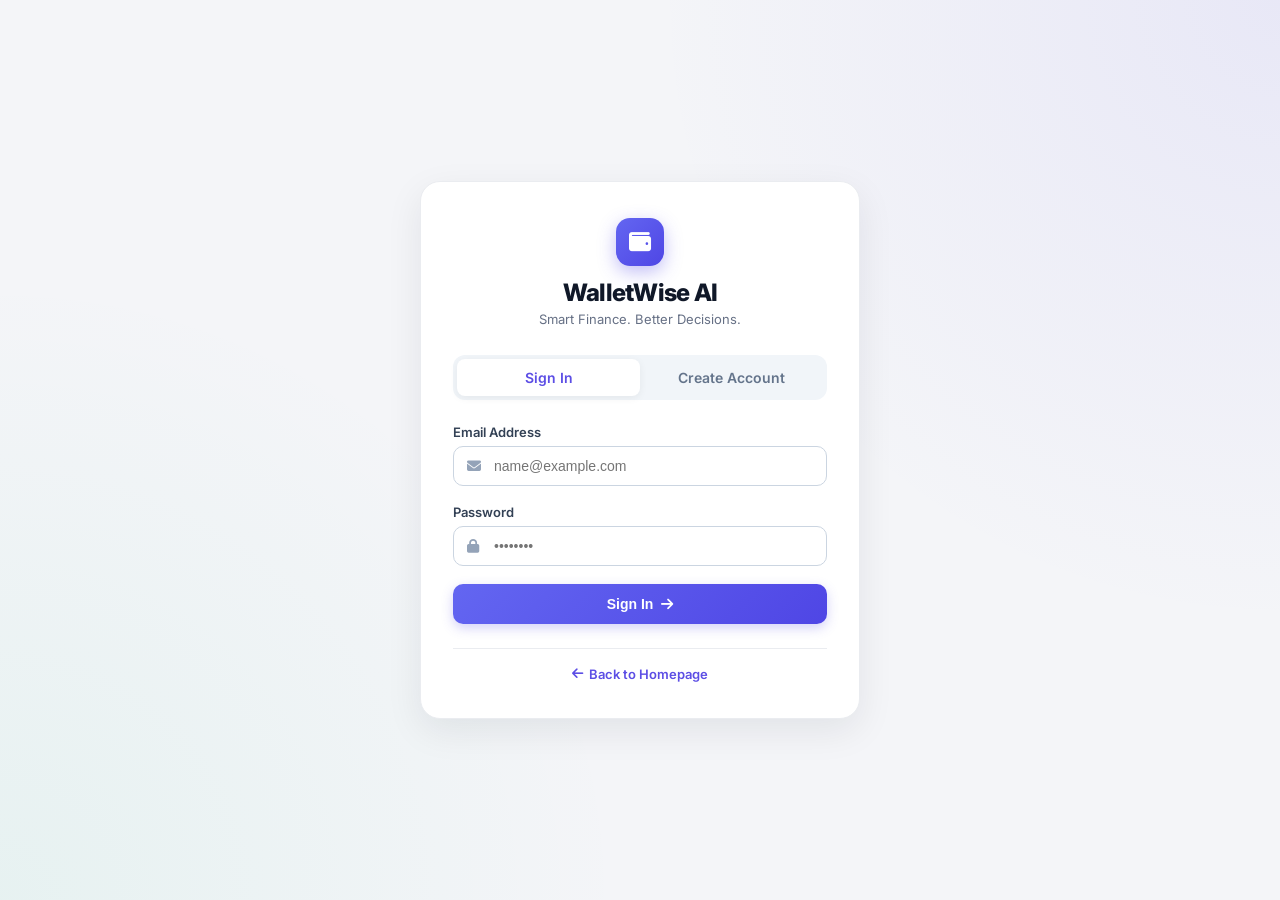
<file: frontend/financial-rules.html>
<!DOCTYPE html>
<html lang="en">
<head>
  <meta charset="UTF-8">
  <title>Redirecting to Financial Rules...</title>
  <script>
    if (!localStorage.getItem('token')) {
      window.location.replace("login.html");
    } else {
      window.location.replace("dashboard.html?tab=rules");
    }
  </script>
</head>
<body>
</body>
</html>
</file>
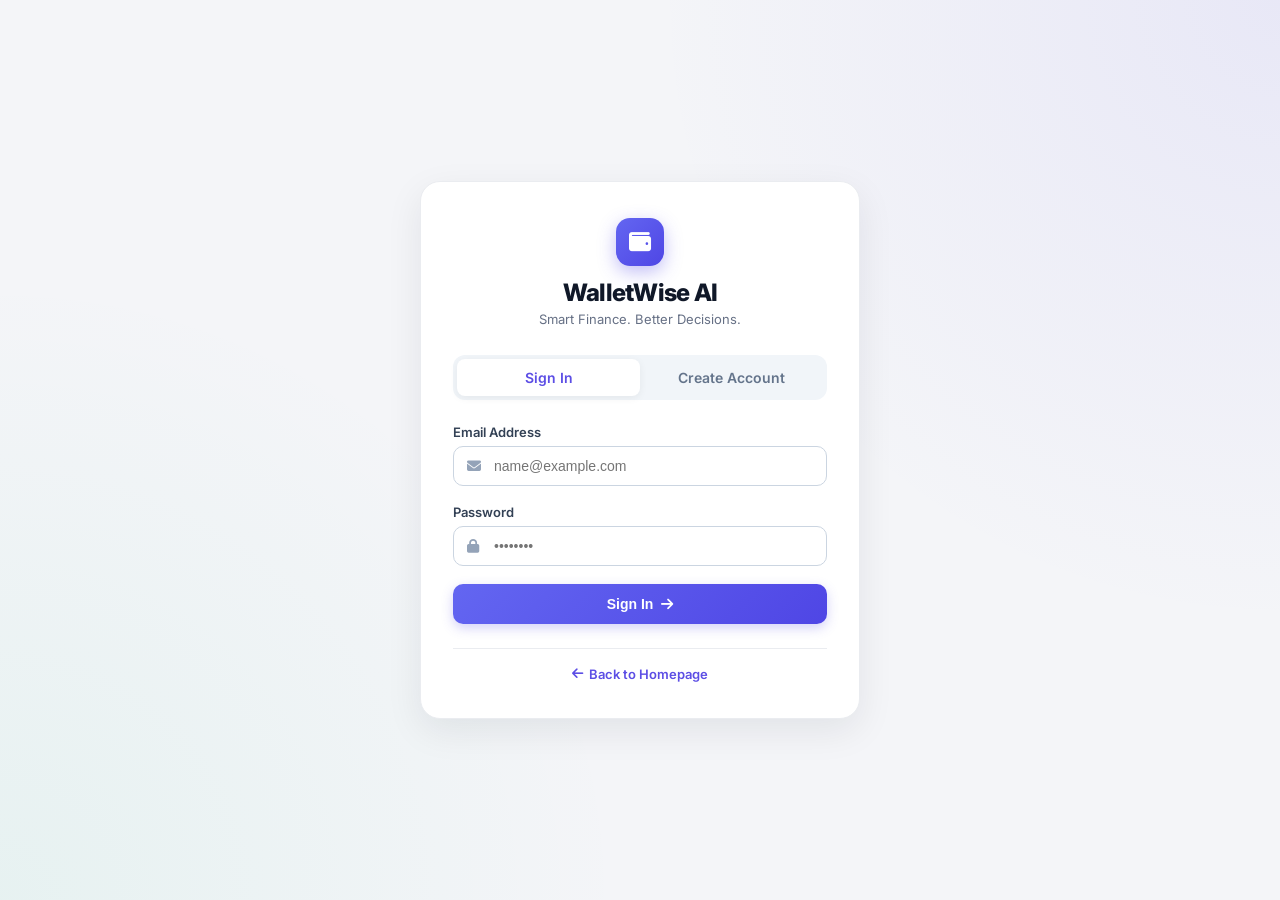
<file: frontend/goals.html>
<!DOCTYPE html>
<html lang="en">
<head>
  <meta charset="UTF-8">
  <title>Redirecting to Goals...</title>
  <script>
    if (!localStorage.getItem('token')) {
      window.location.replace("login.html");
    } else {
      window.location.replace("dashboard.html?tab=goals");
    }
  </script>
</head>
<body>
</body>
</html>
</file>
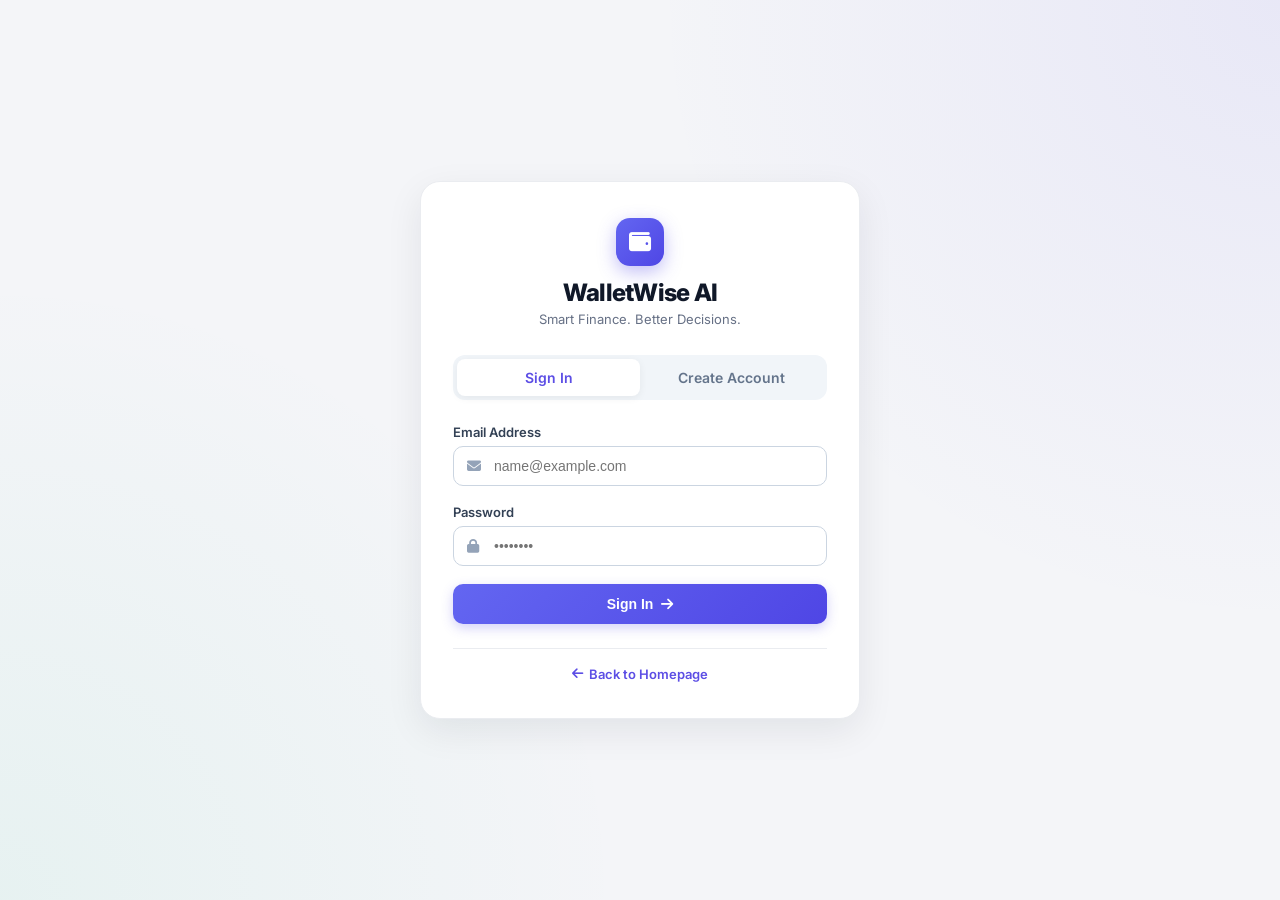
<file: frontend/insights.html>
<!DOCTYPE html>
<html lang="en">
<head>
  <meta charset="UTF-8">
  <title>Redirecting to AI Insights...</title>
  <script>
    if (!localStorage.getItem('token')) {
      window.location.replace("login.html");
    } else {
      window.location.replace("dashboard.html?tab=insights");
    }
  </script>
</head>
<body>
</body>
</html>
</file>
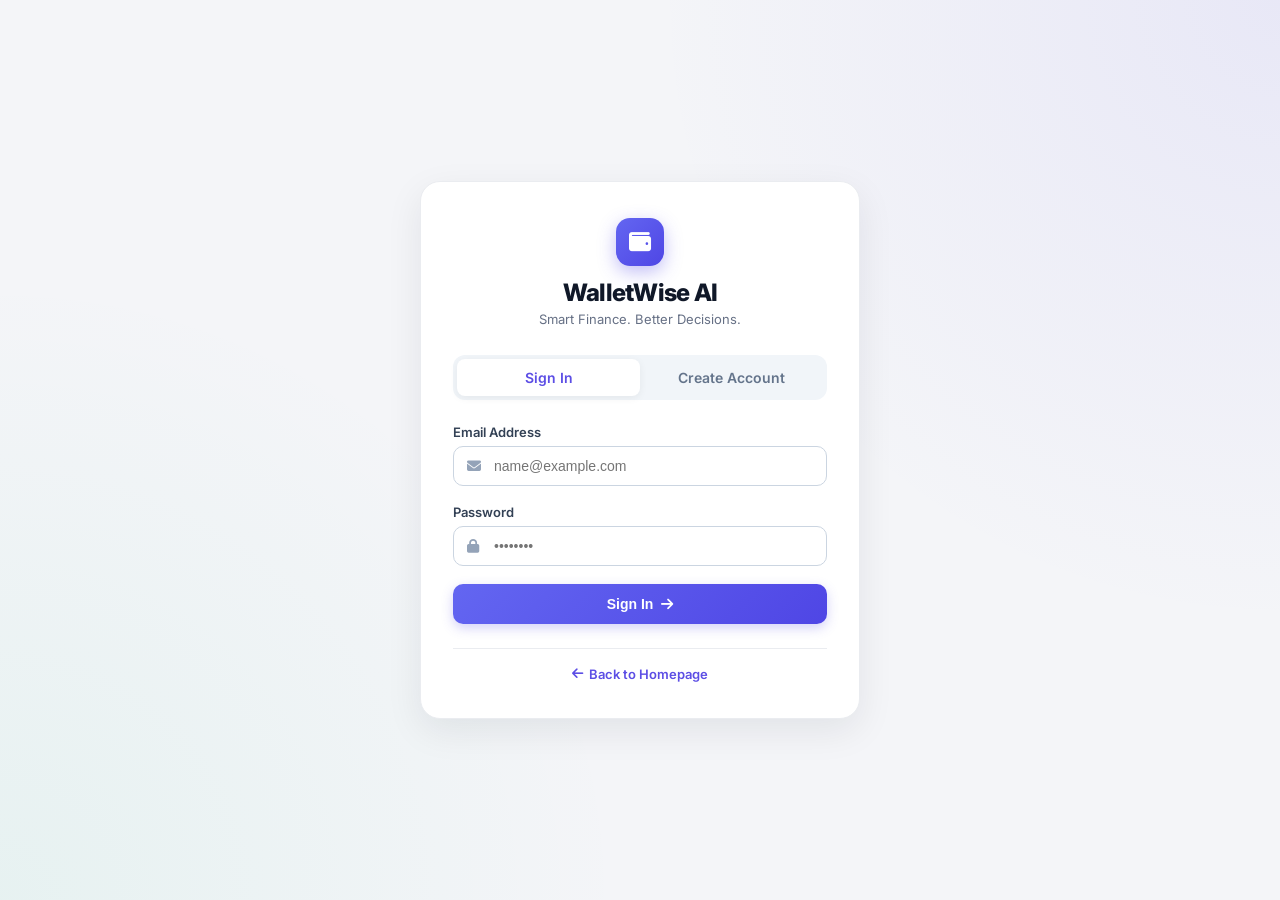
<file: frontend/login.html>
<!DOCTYPE html>
<html lang="en">
<head>
  <meta charset="UTF-8">
  <meta name="viewport" content="width=device-width, initial-scale=1.0">
  <title>WalletWise AI - Secure Authentication</title>
  <link rel="preconnect" href="https://fonts.googleapis.com">
  <link rel="preconnect" href="https://fonts.gstatic.com" crossorigin>
  <link href="https://fonts.googleapis.com/css2?family=Inter:wght@400;500;600;700;800&display=swap" rel="stylesheet">
  <link rel="stylesheet" href="https://cdnjs.cloudflare.com/ajax/libs/font-awesome/6.4.0/css/all.min.css">
  <style>
    :root {
      --primary: #5c4ee5;
      --primary-hover: #4b3ecb;
      --primary-soft: #efeaff;
      --text-main: #101828;
      --text-muted: #667085;
      --stroke: #eaecf0;
      --bg: #f8f9fc;
    }
    * { box-sizing: border-box; margin: 0; padding: 0; }
    body {
      font-family: 'Inter', -apple-system, BlinkMacSystemFont, sans-serif;
      background: radial-gradient(circle at top right, rgba(92, 78, 229, 0.08), transparent 40%),
                  radial-gradient(circle at bottom left, rgba(16, 185, 129, 0.06), transparent 40%),
                  #f4f5f8;
      min-height: 100vh;
      display: flex;
      align-items: center;
      justify-content: center;
      padding: 24px;
      color: var(--text-main);
    }
    .auth-wrapper {
      width: 100%;
      max-width: 440px;
    }
    .auth-card {
      background: #ffffff;
      border: 1px solid var(--stroke);
      border-radius: 20px;
      padding: 36px 32px;
      box-shadow: 0 12px 36px rgba(16, 24, 40, 0.08);
      position: relative;
    }
    .brand-header {
      text-align: center;
      margin-bottom: 28px;
    }
    .brand-logo-icon {
      width: 48px;
      height: 48px;
      border-radius: 14px;
      background: linear-gradient(135deg, #6366f1 0%, #4f46e5 100%);
      color: #ffffff;
      display: inline-grid;
      place-items: center;
      font-size: 22px;
      font-weight: 800;
      box-shadow: 0 6px 18px rgba(79, 70, 229, 0.35);
      margin-bottom: 12px;
    }
    .brand-title {
      font-size: 24px;
      font-weight: 800;
      color: var(--text-main);
      letter-spacing: -0.03em;
    }
    .brand-tagline {
      font-size: 13px;
      color: var(--text-muted);
      margin-top: 4px;
    }
    .auth-tabs {
      display: grid;
      grid-template-columns: 1fr 1fr;
      background: #f1f5f9;
      padding: 4px;
      border-radius: 12px;
      margin-bottom: 24px;
    }
    .auth-tab {
      padding: 10px 14px;
      text-align: center;
      font-size: 14px;
      font-weight: 600;
      color: #64748b;
      cursor: pointer;
      border-radius: 8px;
      transition: all 0.2s ease;
    }
    .auth-tab.active {
      background: #ffffff;
      color: var(--primary);
      box-shadow: 0 2px 8px rgba(0,0,0,0.06);
    }
    .form-group {
      margin-bottom: 18px;
      text-align: left;
    }
    .form-label {
      display: block;
      font-size: 13px;
      font-weight: 600;
      color: #334155;
      margin-bottom: 6px;
    }
    .input-wrapper {
      position: relative;
    }
    .input-wrapper i {
      position: absolute;
      left: 14px;
      top: 50%;
      transform: translateY(-50%);
      color: #94a3b8;
      font-size: 14px;
    }
    .form-control {
      width: 100%;
      padding: 11px 14px 11px 40px;
      border: 1px solid #cbd5e1;
      border-radius: 10px;
      font-size: 14px;
      color: #0f172a;
      transition: border-color 0.15s, box-shadow 0.15s;
    }
    .form-control:focus {
      outline: none;
      border-color: var(--primary);
      box-shadow: 0 0 0 3px rgba(92, 78, 229, 0.15);
    }
    .btn-submit {
      width: 100%;
      padding: 12px 18px;
      background: linear-gradient(135deg, #6366f1 0%, #4f46e5 100%);
      color: #ffffff;
      font-size: 14px;
      font-weight: 700;
      border: none;
      border-radius: 10px;
      cursor: pointer;
      display: flex;
      align-items: center;
      justify-content: center;
      gap: 8px;
      transition: all 0.2s ease;
      box-shadow: 0 4px 12px rgba(79, 70, 229, 0.25);
      margin-top: 8px;
    }
    .btn-submit:hover {
      background: linear-gradient(135deg, #4f46e5 0%, #4338ca 100%);
      transform: translateY(-1px);
      box-shadow: 0 6px 16px rgba(79, 70, 229, 0.35);
    }
    .auth-alert {
      padding: 10px 14px;
      border-radius: 8px;
      font-size: 13px;
      margin-bottom: 16px;
      display: none;
    }
    .auth-alert.error {
      background: #fef2f2;
      color: #dc2626;
      border: 1px solid #fecaca;
      display: block;
    }
    .auth-alert.success {
      background: #ecfdf5;
      color: #059669;
      border: 1px solid #a7f3d0;
      display: block;
    }
    .auth-footer {
      text-align: center;
      margin-top: 24px;
      padding-top: 16px;
      border-top: 1px solid var(--stroke);
      font-size: 13px;
    }
    .auth-footer a {
      color: var(--primary);
      text-decoration: none;
      font-weight: 600;
      display: inline-flex;
      align-items: center;
      gap: 6px;
    }
    .auth-footer a:hover {
      text-decoration: underline;
    }
  </style>
</head>
<body>

  <div class="auth-wrapper">
    <div class="auth-card">
      <div class="brand-header">
        <div class="brand-logo-icon">
          <i class="fas fa-wallet"></i>
        </div>
        <h1 class="brand-title">WalletWise AI</h1>
        <p class="brand-tagline">Smart Finance. Better Decisions.</p>
      </div>

      <div class="auth-tabs">
        <div id="loginTab" class="auth-tab active">Sign In</div>
        <div id="registerTab" class="auth-tab">Create Account</div>
      </div>

      <!-- Alert Box -->
      <div id="authAlert" class="auth-alert"></div>

      <!-- Login Form (NO HARDCODED VALUES) -->
      <form id="loginForm">
        <div class="form-group">
          <label class="form-label" for="loginEmail">Email Address</label>
          <div class="input-wrapper">
            <i class="fas fa-envelope"></i>
            <input type="email" id="loginEmail" class="form-control" placeholder="name@example.com" required autocomplete="email" value="">
          </div>
        </div>
        <div class="form-group">
          <label class="form-label" for="loginPassword">Password</label>
          <div class="input-wrapper">
            <i class="fas fa-lock"></i>
            <input type="password" id="loginPassword" class="form-control" placeholder="••••••••" required autocomplete="current-password" value="">
          </div>
        </div>
        <button type="submit" class="btn-submit">
          Sign In <i class="fas fa-arrow-right"></i>
        </button>
      </form>

      <!-- Register Form -->
      <form id="registerForm" style="display: none;">
        <div class="form-group">
          <label class="form-label" for="regFullName">Full Name</label>
          <div class="input-wrapper">
            <i class="fas fa-user"></i>
            <input type="text" id="regFullName" class="form-control" placeholder="e.g. Alex Johnson" required autocomplete="name" value="">
          </div>
        </div>
        <div class="form-group">
          <label class="form-label" for="regEmail">Email Address</label>
          <div class="input-wrapper">
            <i class="fas fa-envelope"></i>
            <input type="email" id="regEmail" class="form-control" placeholder="name@example.com" required autocomplete="email" value="">
          </div>
        </div>
        <div class="form-group">
          <label class="form-label" for="regPassword">Password (Min. 6 characters)</label>
          <div class="input-wrapper">
            <i class="fas fa-lock"></i>
            <input type="password" id="regPassword" class="form-control" placeholder="••••••••" required minlength="6" autocomplete="new-password" value="">
          </div>
        </div>
        <button type="submit" class="btn-submit">
          Create Account <i class="fas fa-arrow-right"></i>
        </button>
      </form>

      <div class="auth-footer">
        <a href="index.html"><i class="fas fa-arrow-left"></i> Back to Homepage</a>
      </div>
    </div>
  </div>

  <script src="js/api.js"></script>
  <script src="js/auth.js"></script>
</body>
</html>
</file>
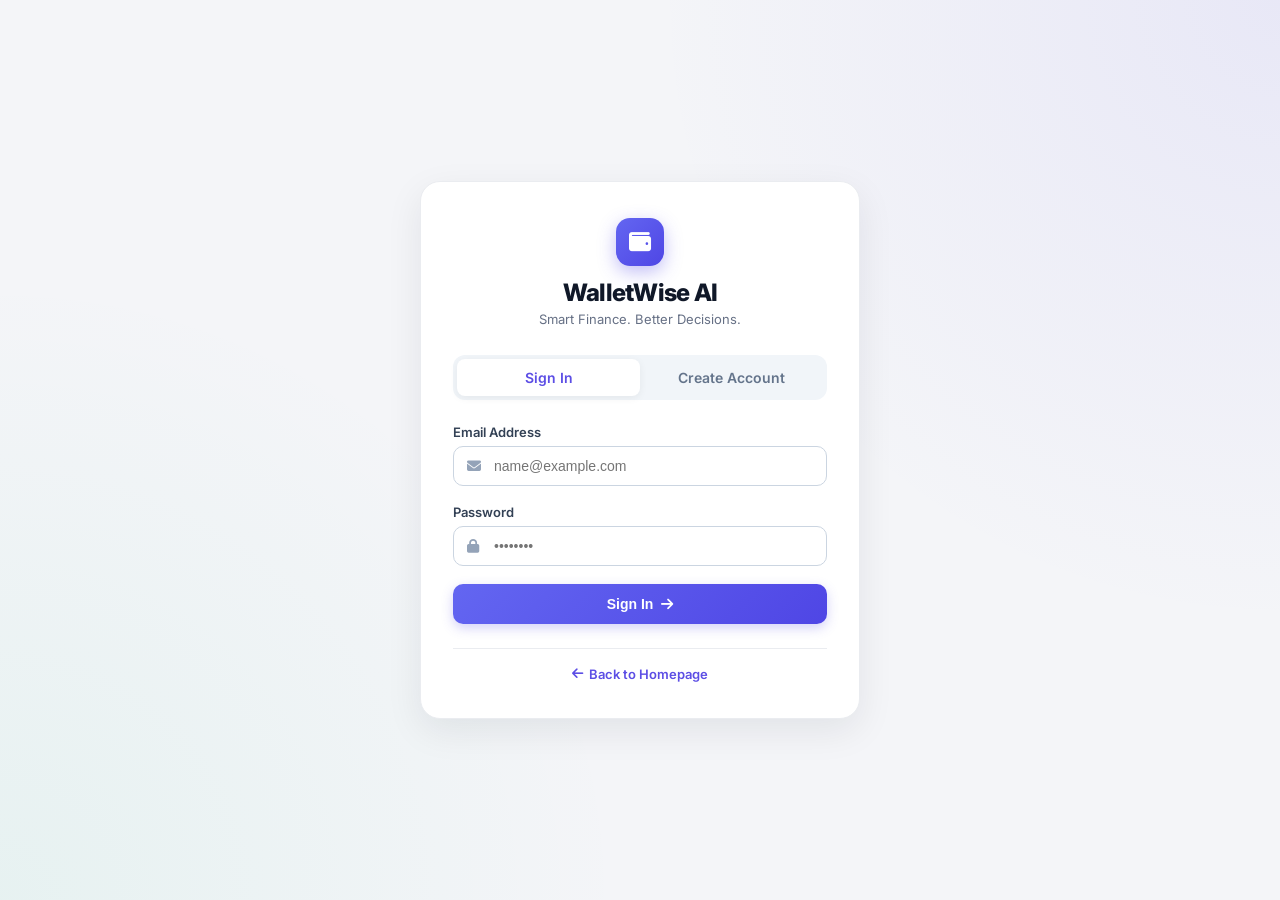
<file: frontend/recurring.html>
<!DOCTYPE html>
<html lang="en">
<head>
  <meta charset="UTF-8">
  <title>Redirecting to Recurring Expenses...</title>
  <script>
    if (!localStorage.getItem('token')) {
      window.location.replace("login.html");
    } else {
      window.location.replace("dashboard.html?tab=recurring");
    }
  </script>
</head>
<body>
</body>
</html>
</file>
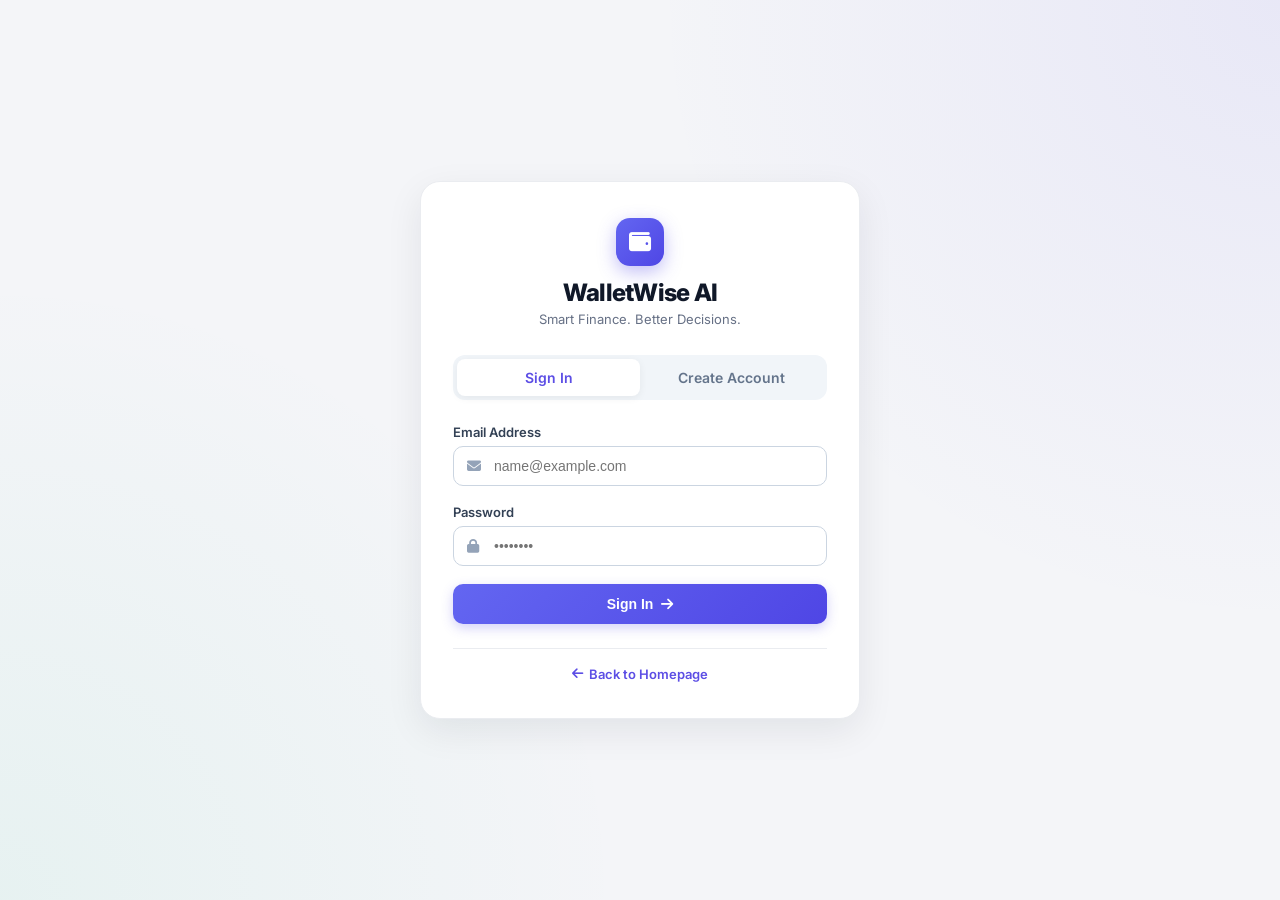
<file: frontend/settings.html>
<!DOCTYPE html>
<html lang="en">
<head>
  <meta charset="UTF-8">
  <title>Redirecting to Settings...</title>
  <script>
    if (!localStorage.getItem('token')) {
      window.location.replace("login.html");
    } else {
      window.location.replace("dashboard.html?tab=settings");
    }
  </script>
</head>
<body>
</body>
</html>
</file>
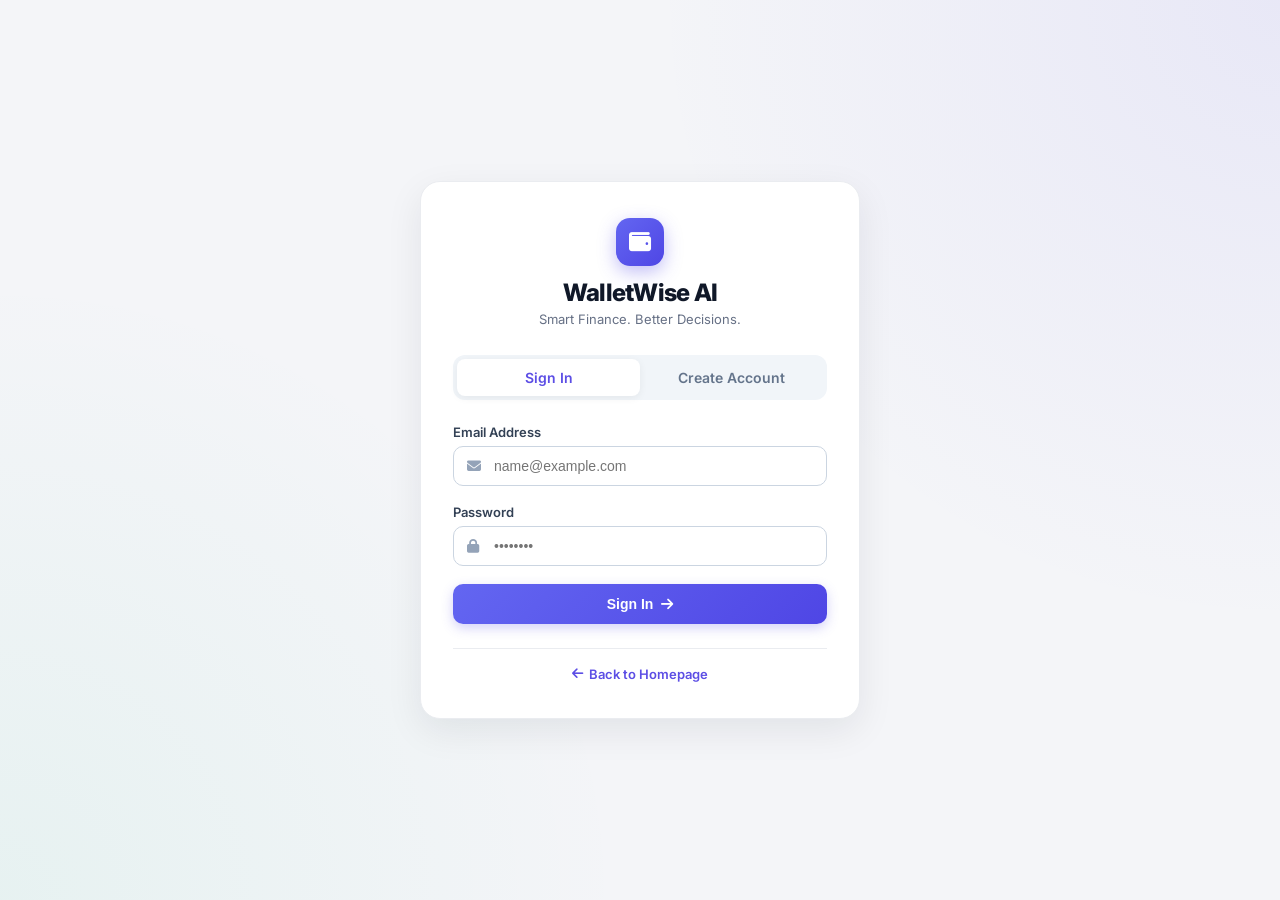
<file: frontend/transactions.html>
<!DOCTYPE html>
<html lang="en">
<head>
  <meta charset="UTF-8">
  <meta name="viewport" content="width=device-width, initial-scale=1.0">
  <title>Transactions | Smart Expense Tracker</title>
  <link rel="stylesheet" href="https://cdnjs.cloudflare.com/ajax/libs/font-awesome/6.4.0/css/all.min.css">
  <link rel="stylesheet" href="css/style.css">
</head>
<body>

  <div class="app-container">
    <!-- Sidebar -->
    <aside class="sidebar">
      <a href="dashboard.html" class="brand">
        <div class="brand-icon"><i class="fas fa-wallet"></i></div>
        <span class="brand-title">SmartExpense</span>
        <span class="brand-badge">AI</span>
      </a>

      <ul class="nav-links">
        <li><a href="dashboard.html" class="nav-link"><i class="fas fa-chart-pie nav-icon"></i> Dashboard</a></li>
        <li><a href="transactions.html" class="nav-link active"><i class="fas fa-receipt nav-icon"></i> Transactions</a></li>
        <li><a href="budget.html" class="nav-link"><i class="fas fa-bullseye nav-icon"></i> Budgets</a></li>
        <li><a href="http://localhost:5077/swagger" target="_blank" class="nav-link"><i class="fas fa-code nav-icon"></i> Swagger API</a></li>
      </ul>

      <div class="user-profile-bar">
        <div id="navUserAvatar" class="user-avatar">U</div>
        <div class="user-info">
          <div id="navUserName" class="user-name">User</div>
          <div id="navUserEmail" class="user-email">user@example.com</div>
        </div>
        <button class="btn-logout" onclick="logout()" title="Logout"><i class="fas fa-sign-out-alt"></i></button>
      </div>
    </aside>

    <!-- Main Content -->
    <main class="main-content">
      <div class="page-header">
        <div>
          <h1 class="page-title">Transactions</h1>
          <p class="page-subtitle">Track, filter, and manage your income &amp; expense history.</p>
        </div>
        <div>
          <button class="btn btn-primary" onclick="openAddModal()"><i class="fas fa-plus"></i> Manual Entry</button>
        </div>
      </div>

      <!-- Quick Entry Bar (Feature 2B) -->
      <div class="quick-entry-card">
        <div class="quick-entry-label"><i class="fas fa-bolt"></i> Quick Entry:</div>
        <form id="quickExpenseForm" class="quick-entry-form">
          <input type="text" id="quickInput" class="quick-input" placeholder="Type naturally, e.g. 'Suji 250' or 'Uber 180' or 'Amazon 1200'..." required>
          <select id="quickPaymentMethod" class="form-control" style="width: 140px; padding: 10px 12px;">
            <option value="UPI">UPI</option>
            <option value="Cash">Cash</option>
            <option value="Credit Card">Credit Card</option>
            <option value="Debit Card">Debit Card</option>
            <option value="Net Banking">Net Banking</option>
          </select>
          <button type="submit" class="btn btn-primary"><i class="fas fa-paper-plane"></i> Add</button>
        </form>
      </div>

      <!-- Filters & Data Table Card -->
      <div class="card">
        <div style="display: flex; gap: 12px; margin-bottom: 20px; flex-wrap: wrap;">
          <input type="text" id="searchInput" class="form-control" placeholder="Search by description or category..." style="max-width: 300px;">
          <select id="categoryFilter" class="form-control" style="max-width: 180px;">
            <option value="">All Categories</option>
          </select>
          <select id="typeFilter" class="form-control" style="max-width: 150px;">
            <option value="">All Types</option>
            <option value="Expense">Expenses</option>
            <option value="Income">Income</option>
          </select>
        </div>

        <div class="table-container">
          <table>
            <thead>
              <tr>
                <th>Date</th>
                <th>Description</th>
                <th>Category</th>
                <th>Type</th>
                <th>Method</th>
                <th>Amount</th>
                <th>Actions</th>
              </tr>
            </thead>
            <tbody id="transactionsTableBody">
              <!-- Rendered via JS -->
            </tbody>
          </table>
        </div>

        <div id="paginationControls" style="display: flex; justify-content: space-between; align-items: center; margin-top: 20px; padding-top: 16px; border-top: 1px solid var(--gray-100);">
          <!-- Rendered via JS -->
        </div>
      </div>
    </main>
  </div>

  <!-- Manual Add / Edit Transaction Modal -->
  <div id="transactionModal" class="modal-backdrop">
    <div class="modal-dialog">
      <div class="modal-header">
        <h2 id="modalTitle" class="modal-title">Add Transaction</h2>
        <button class="modal-close" onclick="closeModal()">&times;</button>
      </div>
      <form id="manualTransactionForm">
        <input type="hidden" id="editTransactionId">
        <div class="form-group">
          <label class="form-label">Type</label>
          <select id="manualType" class="form-control" required>
            <option value="Expense">Expense</option>
            <option value="Income">Income</option>
          </select>
        </div>
        <div class="form-group">
          <label class="form-label">Amount (₹)</label>
          <input type="number" id="manualAmount" class="form-control" step="0.01" min="0.01" placeholder="e.g. 450.00" required>
        </div>
        <div class="form-group">
          <label class="form-label">Category</label>
          <select id="manualCategory" class="form-control" required>
            <!-- Loaded dynamically -->
          </select>
        </div>
        <div class="form-group">
          <label class="form-label">Payment Method</label>
          <select id="manualPaymentMethod" class="form-control" required>
            <option value="UPI">UPI</option>
            <option value="Cash">Cash</option>
            <option value="Credit Card">Credit Card</option>
            <option value="Debit Card">Debit Card</option>
            <option value="Net Banking">Net Banking</option>
            <option value="Other">Other</option>
          </select>
        </div>
        <div class="form-group">
          <label class="form-label">Date</label>
          <input type="date" id="manualDate" class="form-control" required>
        </div>
        <div class="form-group">
          <label class="form-label">Description / Notes</label>
          <input type="text" id="manualDescription" class="form-control" placeholder="e.g. Lunch with team">
        </div>
        <div style="display: flex; justify-content: flex-end; gap: 10px; margin-top: 24px;">
          <button type="button" class="btn btn-secondary" onclick="closeModal()">Cancel</button>
          <button type="submit" class="btn btn-primary">Save Transaction</button>
        </div>
      </form>
    </div>
  </div>

  <script src="js/api.js"></script>
  <script src="js/transactions.js"></script>
</body>
</html>
</file>
<file: frontend/css/style.css>
/* =========================================================================
   Smart Expense Tracker - Modern & Clean Design System
   ========================================================================= */

@import url('https://fonts.googleapis.com/css2?family=Plus+Jakarta+Sans:wght@300;400;500;600;700;800&display=swap');

:root {
  --primary: #4f46e5;
  --primary-hover: #4338ca;
  --primary-light: #eef2ff;
  --secondary: #06b6d4;
  --success: #10b981;
  --success-light: #d1fae5;
  --warning: #f59e0b;
  --warning-light: #fef3c7;
  --danger: #ef4444;
  --danger-light: #fee2e2;
  --dark: #0f172a;
  --dark-card: #1e293b;
  --gray-50: #f8fafc;
  --gray-100: #f1f5f9;
  --gray-200: #e2e8f0;
  --gray-300: #cbd5e1;
  --gray-400: #94a3b8;
  --gray-500: #64748b;
  --gray-600: #475569;
  --gray-700: #334155;
  --gray-800: #1e293b;
  --gray-900: #0f172a;
  --white: #ffffff;
  
  --shadow-sm: 0 1px 2px 0 rgb(0 0 0 / 0.05);
  --shadow: 0 4px 6px -1px rgb(0 0 0 / 0.1), 0 2px 4px -2px rgb(0 0 0 / 0.1);
  --shadow-md: 0 10px 15px -3px rgb(0 0 0 / 0.1), 0 4px 6px -4px rgb(0 0 0 / 0.1);
  --shadow-lg: 0 20px 25px -5px rgb(0 0 0 / 0.1), 0 8px 10px -6px rgb(0 0 0 / 0.1);
  --radius: 12px;
  --radius-lg: 16px;
  --radius-full: 9999px;
  --transition: all 0.2s cubic-bezier(0.4, 0, 0.2, 1);
}

* {
  margin: 0;
  padding: 0;
  box-sizing: border-box;
}

body {
  font-family: 'Plus Jakarta Sans', sans-serif;
  background-color: var(--gray-50);
  color: var(--gray-800);
  line-height: 1.5;
  min-height: 100vh;
  display: flex;
  flex-direction: column;
}

/* Layout */
.app-container {
  display: flex;
  min-height: 100vh;
}

/* Sidebar */
.sidebar {
  width: 260px;
  background: var(--dark);
  color: var(--white);
  padding: 24px 16px;
  display: flex;
  flex-direction: column;
  position: fixed;
  top: 0;
  bottom: 0;
  left: 0;
  z-index: 40;
  box-shadow: var(--shadow-md);
}

.brand {
  display: flex;
  align-items: center;
  gap: 12px;
  padding: 0 8px 24px;
  border-bottom: 1px solid var(--gray-800);
  text-decoration: none;
  color: var(--white);
}

.brand-icon {
  width: 40px;
  height: 40px;
  background: linear-gradient(135deg, var(--primary), var(--secondary));
  border-radius: var(--radius);
  display: flex;
  align-items: center;
  justify-content: center;
  font-size: 20px;
}

.brand-title {
  font-size: 1.1rem;
  font-weight: 700;
  letter-spacing: -0.02em;
}

.brand-badge {
  font-size: 0.65rem;
  background: rgba(79, 70, 229, 0.3);
  color: #a5b4fc;
  padding: 2px 6px;
  border-radius: var(--radius-full);
  margin-left: auto;
  border: 1px solid rgba(165, 180, 252, 0.2);
}

.nav-links {
  list-style: none;
  margin-top: 24px;
  display: flex;
  flex-direction: column;
  gap: 6px;
  flex-grow: 1;
}

.nav-link {
  display: flex;
  align-items: center;
  gap: 12px;
  padding: 12px 14px;
  color: var(--gray-400);
  text-decoration: none;
  border-radius: var(--radius);
  font-weight: 500;
  font-size: 0.95rem;
  transition: var(--transition);
}

.nav-link:hover {
  color: var(--white);
  background: rgba(255, 255, 255, 0.05);
}

.nav-link.active {
  color: var(--white);
  background: var(--primary);
  box-shadow: 0 4px 12px rgba(79, 70, 229, 0.35);
}

.nav-icon {
  font-size: 1.1rem;
  width: 20px;
  text-align: center;
}

.user-profile-bar {
  padding: 16px;
  background: rgba(255, 255, 255, 0.03);
  border-radius: var(--radius);
  border: 1px solid rgba(255, 255, 255, 0.05);
  display: flex;
  align-items: center;
  gap: 12px;
}

.user-avatar {
  width: 36px;
  height: 36px;
  background: var(--primary);
  border-radius: 50%;
  display: flex;
  align-items: center;
  justify-content: center;
  font-weight: 600;
  font-size: 0.85rem;
}

.user-info {
  flex: 1;
  overflow: hidden;
}

.user-name {
  font-size: 0.85rem;
  font-weight: 600;
  white-space: nowrap;
  overflow: hidden;
  text-overflow: ellipsis;
}

.user-email {
  font-size: 0.75rem;
  color: var(--gray-400);
  white-space: nowrap;
  overflow: hidden;
  text-overflow: ellipsis;
}

.btn-logout {
  background: none;
  border: none;
  color: var(--gray-400);
  cursor: pointer;
  padding: 6px;
  border-radius: 6px;
  transition: var(--transition);
}

.btn-logout:hover {
  color: var(--danger);
  background: rgba(239, 68, 68, 0.1);
}

/* Main Content Area */
.main-content {
  margin-left: 260px;
  flex: 1;
  padding: 32px;
  max-width: 1400px;
}

/* Header */
.page-header {
  display: flex;
  justify-content: space-between;
  align-items: center;
  margin-bottom: 28px;
  flex-wrap: wrap;
  gap: 16px;
}

.page-title {
  font-size: 1.75rem;
  font-weight: 800;
  color: var(--gray-900);
  letter-spacing: -0.02em;
}

.page-subtitle {
  font-size: 0.9rem;
  color: var(--gray-500);
  margin-top: 2px;
}

/* Quick Expense Bar (Feature 2B) */
.quick-entry-card {
  background: var(--white);
  border-radius: var(--radius-lg);
  padding: 20px 24px;
  margin-bottom: 28px;
  box-shadow: var(--shadow-sm);
  border: 1px solid var(--gray-200);
  display: flex;
  align-items: center;
  gap: 16px;
  flex-wrap: wrap;
}

.quick-entry-label {
  font-weight: 700;
  font-size: 0.95rem;
  color: var(--primary);
  display: flex;
  align-items: center;
  gap: 6px;
  white-space: nowrap;
}

.quick-entry-form {
  display: flex;
  flex: 1;
  gap: 12px;
  min-width: 300px;
}

.quick-input {
  flex: 1;
  padding: 12px 16px;
  border: 1.5px solid var(--gray-300);
  border-radius: var(--radius);
  font-size: 0.95rem;
  font-family: inherit;
  transition: var(--transition);
}

.quick-input:focus {
  outline: none;
  border-color: var(--primary);
  box-shadow: 0 0 0 3px rgba(79, 70, 229, 0.15);
}

/* KPI Cards Grid */
.kpi-grid {
  display: grid;
  grid-template-columns: repeat(auto-fit, minmax(240px, 1fr));
  gap: 20px;
  margin-bottom: 28px;
}

.kpi-card {
  background: var(--white);
  border-radius: var(--radius-lg);
  padding: 24px;
  box-shadow: var(--shadow-sm);
  border: 1px solid var(--gray-200);
  transition: var(--transition);
  position: relative;
  overflow: hidden;
}

.kpi-card:hover {
  transform: translateY(-2px);
  box-shadow: var(--shadow-md);
}

.kpi-header {
  display: flex;
  justify-content: space-between;
  align-items: center;
  margin-bottom: 12px;
}

.kpi-title {
  font-size: 0.85rem;
  font-weight: 600;
  text-transform: uppercase;
  letter-spacing: 0.05em;
  color: var(--gray-500);
}

.kpi-icon-wrap {
  width: 42px;
  height: 42px;
  border-radius: 10px;
  display: flex;
  align-items: center;
  justify-content: center;
  font-size: 1.2rem;
}

.icon-income { background: var(--success-light); color: var(--success); }
.icon-expense { background: var(--danger-light); color: var(--danger); }
.icon-savings { background: var(--primary-light); color: var(--primary); }
.icon-rate { background: var(--warning-light); color: var(--warning); }

.kpi-value {
  font-size: 1.85rem;
  font-weight: 800;
  color: var(--gray-900);
  letter-spacing: -0.03em;
}

.kpi-subtext {
  font-size: 0.8rem;
  color: var(--gray-500);
  margin-top: 4px;
}

/* 50/30/20 Financial Rule Banner */
.rule-card {
  background: linear-gradient(135deg, #312e81, #1e1b4b);
  color: var(--white);
  border-radius: var(--radius-lg);
  padding: 24px;
  margin-bottom: 28px;
  box-shadow: var(--shadow);
}

.rule-header {
  display: flex;
  justify-content: space-between;
  align-items: center;
  margin-bottom: 16px;
  flex-wrap: wrap;
  gap: 12px;
}

.rule-title {
  font-size: 1.15rem;
  font-weight: 700;
  display: flex;
  align-items: center;
  gap: 8px;
}

.rule-badge {
  padding: 4px 12px;
  border-radius: var(--radius-full);
  font-size: 0.8rem;
  font-weight: 600;
  background: rgba(16, 185, 129, 0.2);
  color: #6ee7b7;
  border: 1px solid rgba(16, 185, 129, 0.3);
}

.rule-bars {
  display: grid;
  grid-template-columns: repeat(auto-fit, minmax(200px, 1fr));
  gap: 16px;
  margin-top: 16px;
}

.rule-item {
  background: rgba(255, 255, 255, 0.06);
  padding: 14px;
  border-radius: var(--radius);
  border: 1px solid rgba(255, 255, 255, 0.08);
}

.rule-item-header {
  display: flex;
  justify-content: space-between;
  font-size: 0.85rem;
  margin-bottom: 8px;
}

.rule-progress {
  height: 8px;
  background: rgba(255, 255, 255, 0.15);
  border-radius: var(--radius-full);
  overflow: hidden;
}

.rule-progress-bar {
  height: 100%;
  border-radius: var(--radius-full);
  transition: width 0.5s ease;
}

.bar-needs { background: #38bdf8; }
.bar-wants { background: #f472b6; }
.bar-savings { background: #34d399; }

/* Content Cards Grid */
.dashboard-grid {
  display: grid;
  grid-template-columns: 2fr 1fr;
  gap: 24px;
  margin-bottom: 28px;
}

@media (max-width: 1024px) {
  .dashboard-grid { grid-template-columns: 1fr; }
}

.card {
  background: var(--white);
  border-radius: var(--radius-lg);
  padding: 24px;
  box-shadow: var(--shadow-sm);
  border: 1px solid var(--gray-200);
}

.card-header {
  display: flex;
  justify-content: space-between;
  align-items: center;
  margin-bottom: 20px;
}

.card-title {
  font-size: 1.1rem;
  font-weight: 700;
  color: var(--gray-900);
}

/* Category Breakdown List */
.category-list {
  display: flex;
  flex-direction: column;
  gap: 14px;
}

.category-item {
  display: flex;
  align-items: center;
  gap: 12px;
}

.category-icon-box {
  width: 38px;
  height: 38px;
  border-radius: var(--radius);
  display: flex;
  align-items: center;
  justify-content: center;
  font-size: 1.1rem;
  flex-shrink: 0;
}

.category-info {
  flex: 1;
}

.category-name-row {
  display: flex;
  justify-content: space-between;
  font-size: 0.9rem;
  font-weight: 600;
  margin-bottom: 4px;
}

.category-meter {
  height: 6px;
  background: var(--gray-100);
  border-radius: var(--radius-full);
  overflow: hidden;
}

.category-meter-bar {
  height: 100%;
  border-radius: var(--radius-full);
}

/* Data Tables */
.table-container {
  overflow-x: auto;
}

table {
  width: 100%;
  border-collapse: collapse;
  text-align: left;
  font-size: 0.9rem;
}

th {
  background: var(--gray-50);
  padding: 12px 16px;
  font-weight: 600;
  color: var(--gray-600);
  border-bottom: 1px solid var(--gray-200);
}

td {
  padding: 14px 16px;
  border-bottom: 1px solid var(--gray-100);
  vertical-align: middle;
}

tr:hover td {
  background: var(--gray-50);
}

/* Badges */
.badge {
  display: inline-flex;
  align-items: center;
  gap: 4px;
  padding: 4px 10px;
  border-radius: var(--radius-full);
  font-size: 0.75rem;
  font-weight: 600;
}

.badge-expense { background: var(--danger-light); color: var(--danger); }
.badge-income { background: var(--success-light); color: var(--success); }
.badge-upi { background: #e0f2fe; color: #0369a1; }
.badge-cash { background: #fef3c7; color: #b45309; }
.badge-card { background: #f3e8ff; color: #7e22ce; }

/* Buttons */
.btn {
  display: inline-flex;
  align-items: center;
  justify-content: center;
  gap: 8px;
  padding: 10px 18px;
  border-radius: var(--radius);
  font-weight: 600;
  font-size: 0.9rem;
  font-family: inherit;
  cursor: pointer;
  transition: var(--transition);
  border: 1px solid transparent;
  text-decoration: none;
}

.btn-primary {
  background: var(--primary);
  color: var(--white);
}

.btn-primary:hover {
  background: var(--primary-hover);
  box-shadow: 0 4px 12px rgba(79, 70, 229, 0.25);
}

.btn-secondary {
  background: var(--gray-100);
  color: var(--gray-700);
}

.btn-secondary:hover {
  background: var(--gray-200);
}

.btn-danger {
  background: var(--danger-light);
  color: var(--danger);
}

.btn-danger:hover {
  background: #fca5a5;
  color: #991b1b;
}

.btn-sm {
  padding: 6px 12px;
  font-size: 0.8rem;
}

/* Modal */
.modal-backdrop {
  position: fixed;
  inset: 0;
  background: rgba(15, 23, 42, 0.6);
  backdrop-filter: blur(4px);
  display: flex;
  align-items: center;
  justify-content: center;
  z-index: 50;
  opacity: 0;
  pointer-events: none;
  transition: opacity 0.2s ease;
}

.modal-backdrop.open {
  opacity: 1;
  pointer-events: auto;
}

.modal-dialog {
  background: var(--white);
  border-radius: var(--radius-lg);
  width: 100%;
  max-width: 500px;
  padding: 28px;
  box-shadow: var(--shadow-lg);
  transform: translateY(20px);
  transition: transform 0.2s ease;
}

.modal-backdrop.open .modal-dialog {
  transform: translateY(0);
}

.modal-header {
  display: flex;
  justify-content: space-between;
  align-items: center;
  margin-bottom: 20px;
}

.modal-title {
  font-size: 1.25rem;
  font-weight: 700;
}

.modal-close {
  background: none;
  border: none;
  font-size: 1.5rem;
  color: var(--gray-400);
  cursor: pointer;
}

.form-group {
  margin-bottom: 16px;
}

.form-label {
  display: block;
  font-size: 0.85rem;
  font-weight: 600;
  margin-bottom: 6px;
  color: var(--gray-700);
}

.form-control {
  width: 100%;
  padding: 10px 14px;
  border: 1.5px solid var(--gray-300);
  border-radius: var(--radius);
  font-family: inherit;
  font-size: 0.95rem;
  transition: var(--transition);
}

.form-control:focus {
  outline: none;
  border-color: var(--primary);
  box-shadow: 0 0 0 3px rgba(79, 70, 229, 0.15);
}

/* AI Floating Chatbot Widget */
.ai-fab {
  position: fixed;
  bottom: 28px;
  right: 28px;
  width: 56px;
  height: 56px;
  background: linear-gradient(135deg, var(--primary), var(--secondary));
  color: var(--white);
  border-radius: 50%;
  display: flex;
  align-items: center;
  justify-content: center;
  font-size: 24px;
  box-shadow: 0 8px 24px rgba(79, 70, 229, 0.4);
  cursor: pointer;
  z-index: 45;
  transition: transform 0.3s ease;
}

.ai-fab:hover {
  transform: scale(1.08);
}

.ai-chat-drawer {
  position: fixed;
  bottom: 96px;
  right: 28px;
  width: 380px;
  height: 520px;
  background: var(--white);
  border-radius: var(--radius-lg);
  box-shadow: var(--shadow-lg);
  border: 1px solid var(--gray-200);
  display: flex;
  flex-direction: column;
  z-index: 45;
  opacity: 0;
  pointer-events: none;
  transform: translateY(20px);
  transition: var(--transition);
}

.ai-chat-drawer.open {
  opacity: 1;
  pointer-events: auto;
  transform: translateY(0);
}

.chat-header {
  padding: 16px;
  background: var(--dark);
  color: var(--white);
  border-radius: var(--radius-lg) var(--radius-lg) 0 0;
  display: flex;
  justify-content: space-between;
  align-items: center;
}

.chat-title {
  font-size: 0.95rem;
  font-weight: 700;
  display: flex;
  align-items: center;
  gap: 8px;
}

.chat-body {
  flex: 1;
  padding: 16px;
  overflow-y: auto;
  display: flex;
  flex-direction: column;
  gap: 12px;
}

.chat-bubble {
  max-width: 85%;
  padding: 10px 14px;
  border-radius: 14px;
  font-size: 0.85rem;
  line-height: 1.4;
}

.chat-bubble.bot {
  background: var(--gray-100);
  color: var(--gray-800);
  align-self: flex-start;
  border-bottom-left-radius: 4px;
}

.chat-bubble.user {
  background: var(--primary);
  color: var(--white);
  align-self: flex-end;
  border-bottom-right-radius: 4px;
}

.chat-footer {
  padding: 12px;
  border-top: 1px solid var(--gray-200);
  display: flex;
  gap: 8px;
}

/* Auth Page */
.auth-wrapper {
  min-height: 100vh;
  display: flex;
  align-items: center;
  justify-content: center;
  padding: 24px;
  background: linear-gradient(135deg, #0f172a, #1e1b4b);
}

.auth-card {
  background: var(--white);
  border-radius: var(--radius-lg);
  width: 100%;
  max-width: 440px;
  padding: 36px;
  box-shadow: var(--shadow-lg);
}

.auth-tabs {
  display: flex;
  border-bottom: 2px solid var(--gray-200);
  margin-bottom: 24px;
}

.auth-tab {
  flex: 1;
  text-align: center;
  padding: 12px;
  font-weight: 600;
  color: var(--gray-500);
  cursor: pointer;
  border-bottom: 2px solid transparent;
  margin-bottom: -2px;
  transition: var(--transition);
}

.auth-tab.active {
  color: var(--primary);
  border-bottom-color: var(--primary);
}

/* Toast Notifications */
.toast-container {
  position: fixed;
  top: 20px;
  right: 20px;
  z-index: 100;
  display: flex;
  flex-direction: column;
  gap: 10px;
}

.toast {
  padding: 12px 18px;
  border-radius: var(--radius);
  font-size: 0.9rem;
  font-weight: 600;
  box-shadow: var(--shadow-md);
  color: var(--white);
  animation: slideIn 0.3s ease;
}

.toast-success { background: var(--success); }
.toast-error { background: var(--danger); }
.toast-info { background: var(--primary); }

@keyframes slideIn {
  from { transform: translateX(100%); opacity: 0; }
  to { transform: translateX(0); opacity: 1; }
}
</file>
